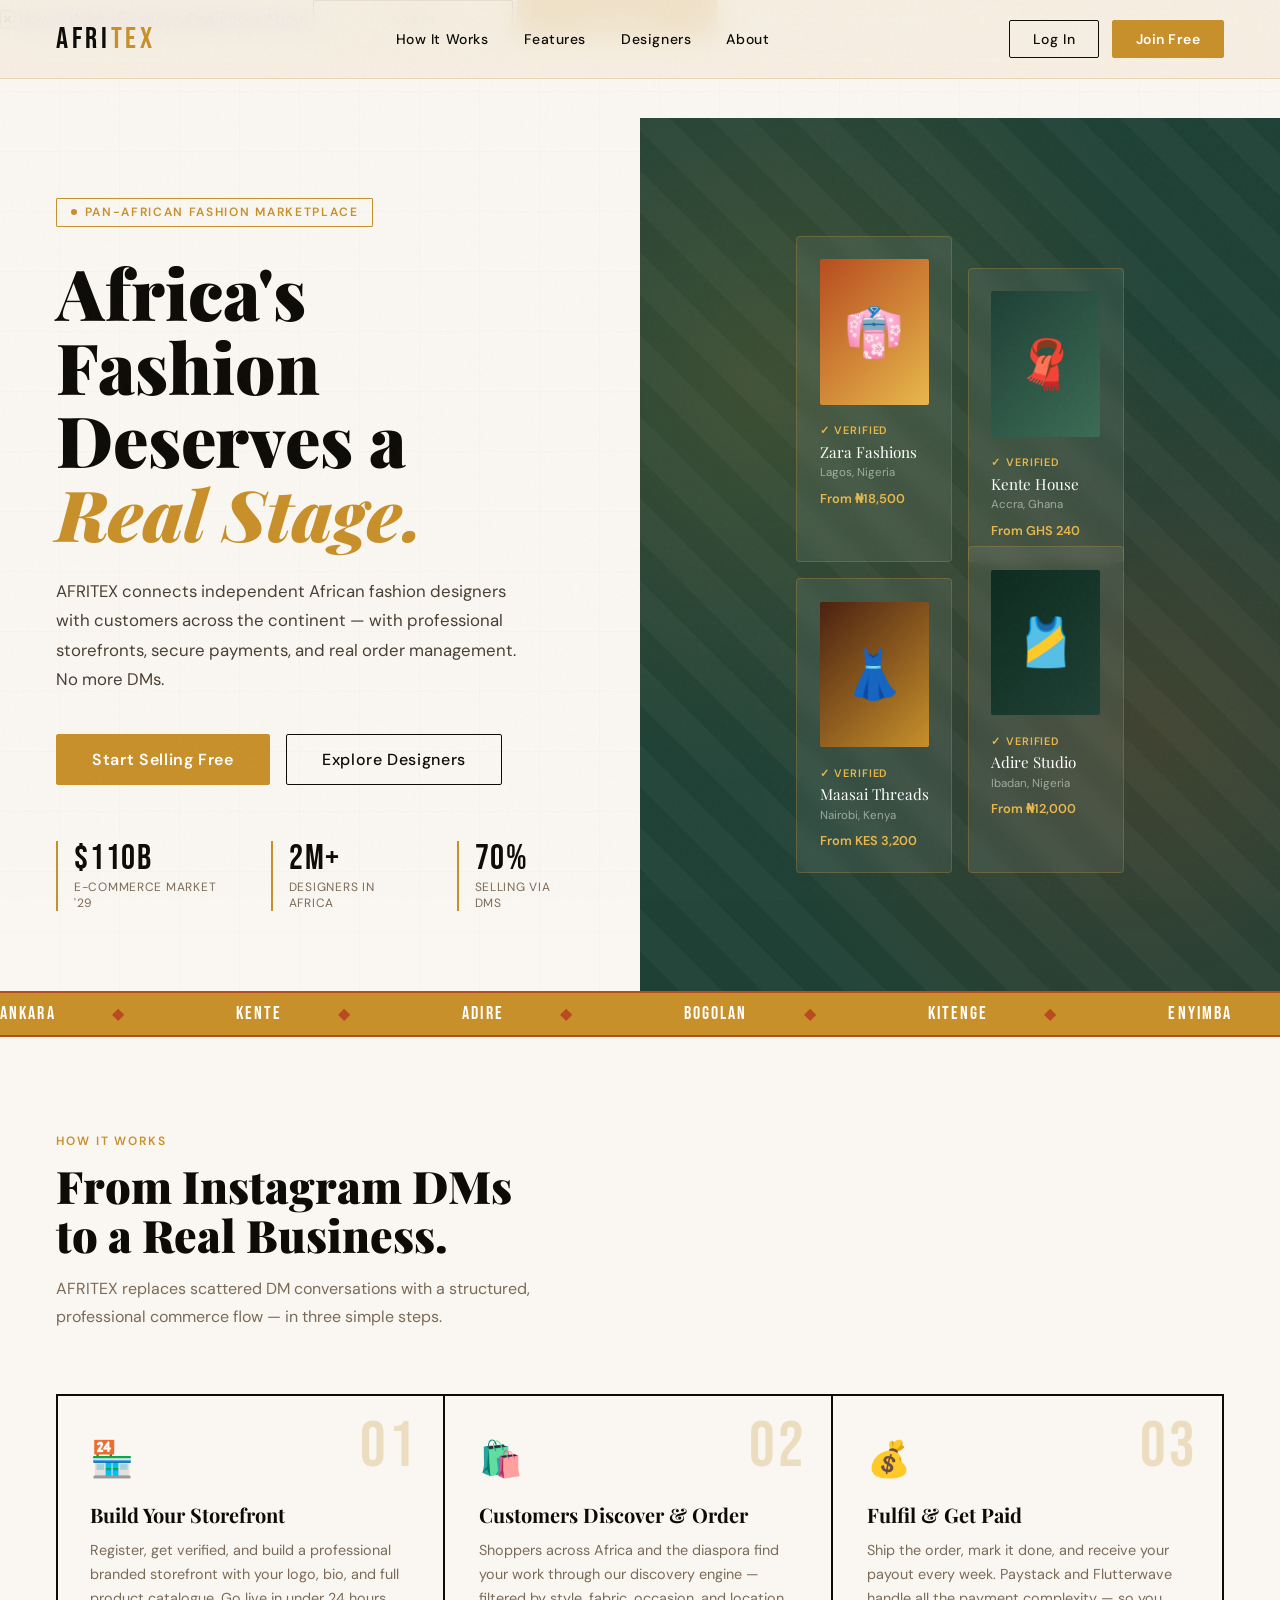
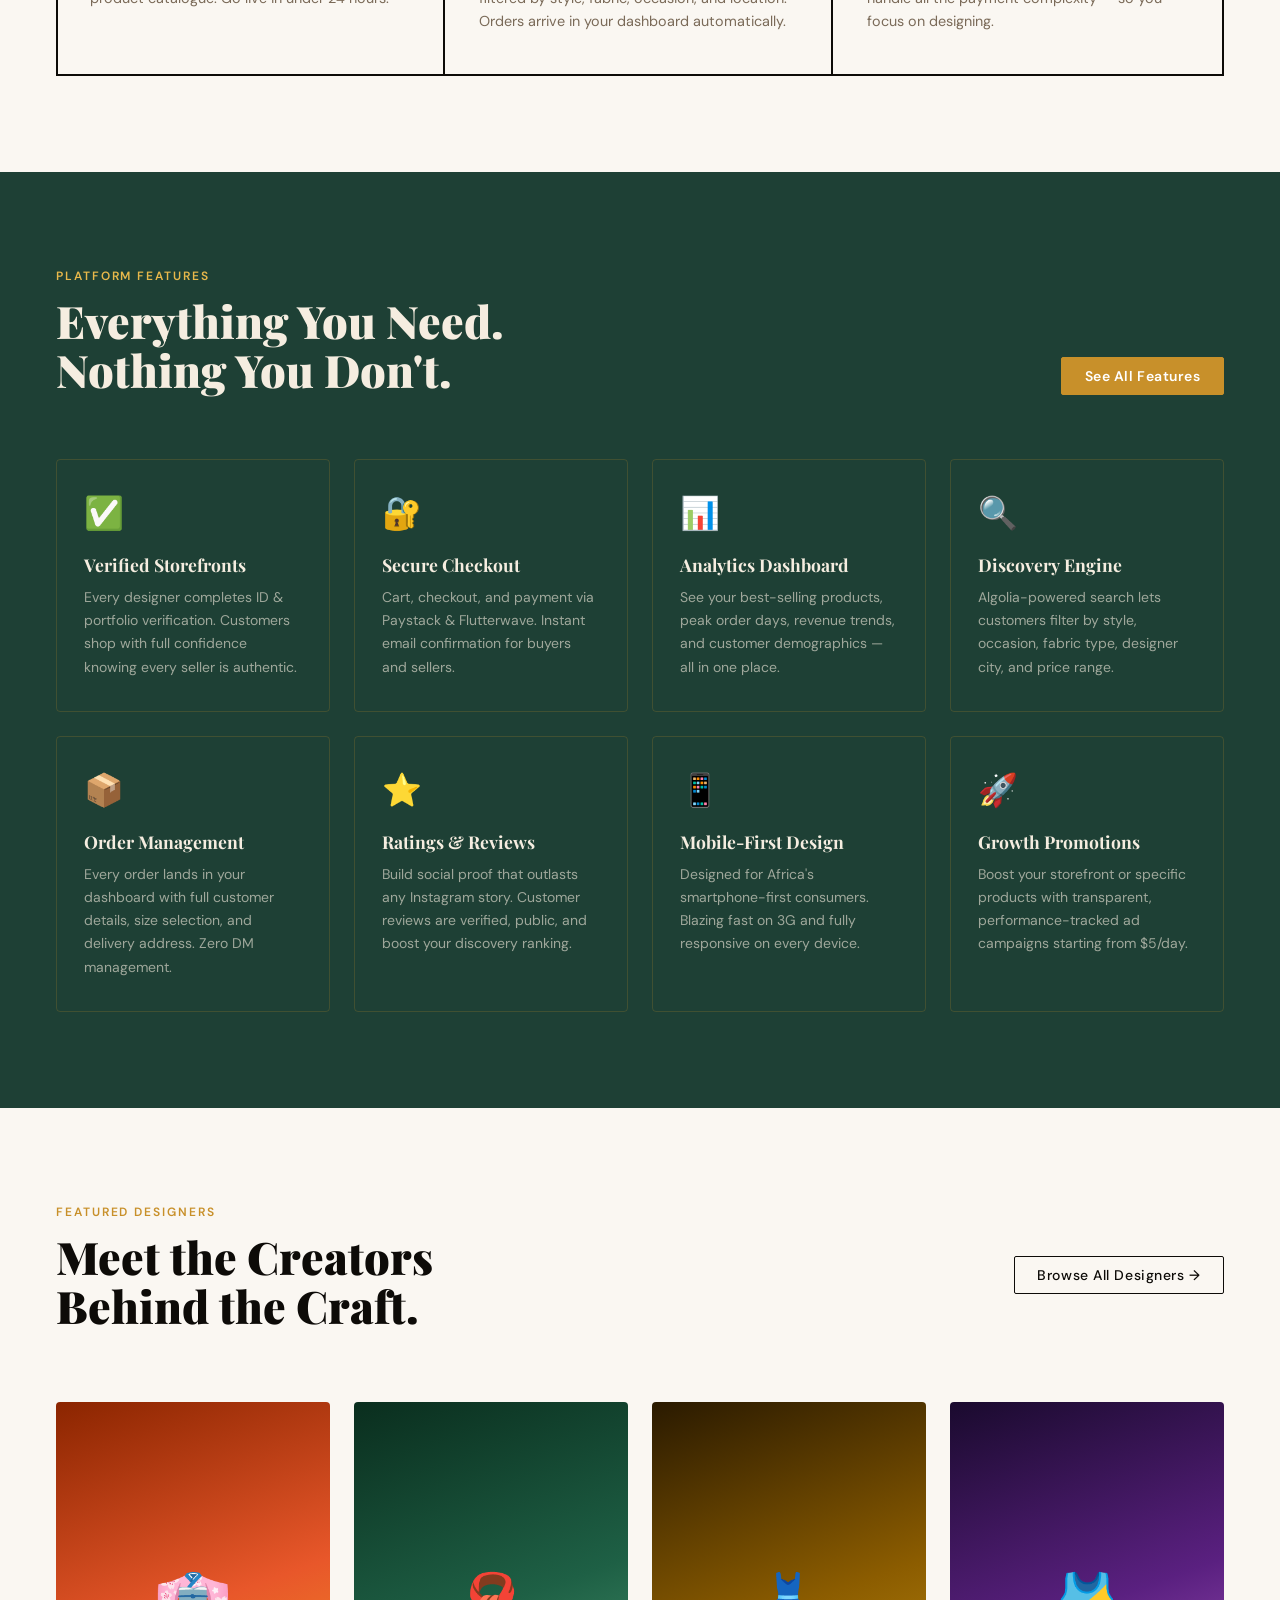
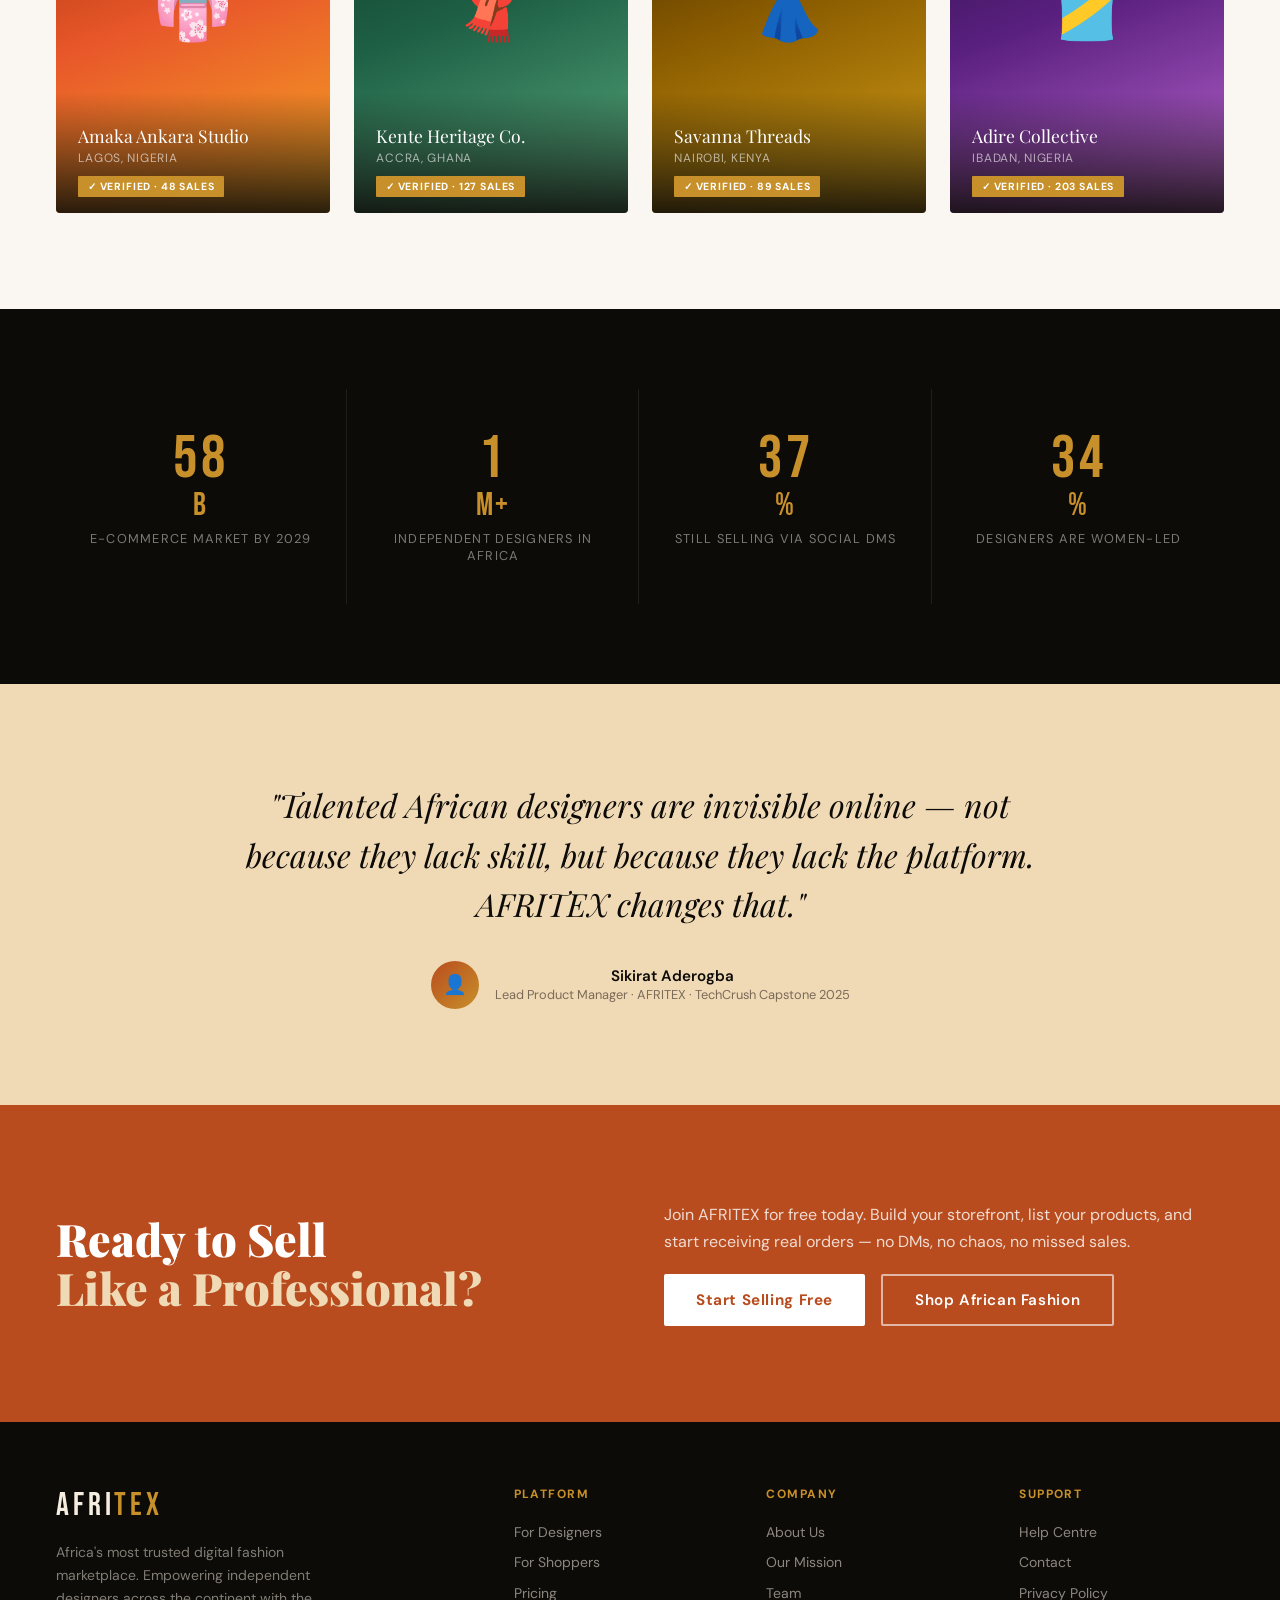
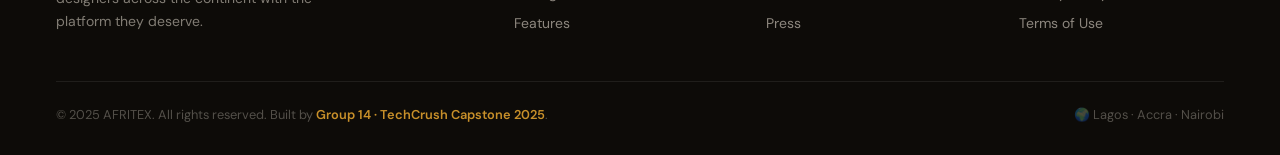
<file: afritex-homepage.html>
<!DOCTYPE html>
<html lang="en">
<head>
  <meta charset="UTF-8" />
  <meta name="viewport" content="width=device-width, initial-scale=1.0"/>
  <title>AFRITEX — African Fashion Marketplace</title>
  <link href="https://fonts.googleapis.com/css2?family=Playfair+Display:ital,wght@0,700;0,900;1,700&family=DM+Sans:wght@300;400;500;600&family=Bebas+Neue&display=swap" rel="stylesheet"/>
  <style>
    /* ─── CSS VARIABLES ─── */
    :root {
      --ink:       #0d0b08;
      --cream:     #f5ede0;
      --warm:      #f0d9b5;
      --gold:      #c8902a;
      --gold-lt:   #e8b84b;
      --rust:      #b84c1e;
      --forest:    #1e4035;
      --sage:      #3a6b55;
      --off-white: #faf7f2;
      --mid:       #7a6a58;
      --border:    rgba(200,144,42,0.25);
    }

    *, *::before, *::after { box-sizing: border-box; margin: 0; padding: 0; }

    html { scroll-behavior: smooth; }

    body {
      font-family: 'DM Sans', sans-serif;
      background: var(--off-white);
      color: var(--ink);
      overflow-x: hidden;
    }

    /* ─── NOISE TEXTURE OVERLAY ─── */
    body::before {
      content: '';
      position: fixed; inset: 0;
      background-image: url("data:image/svg+xml,%3Csvg viewBox='0 0 256 256' xmlns='http://www.w3.org/2000/svg'%3E%3Cfilter id='noise'%3E%3CfeTurbulence type='fractalNoise' baseFrequency='0.9' numOctaves='4' stitchTiles='stitch'/%3E%3C/filter%3E%3Crect width='100%25' height='100%25' filter='url(%23noise)' opacity='0.04'/%3E%3C/svg%3E");
      pointer-events: none; z-index: 9999; opacity: .6;
    }

    /* ─── NAVIGATION ─── */
    nav {
      position: fixed; top: 0; left: 0; right: 0; z-index: 100;
      display: flex; align-items: center; justify-content: space-between;
      padding: 1.25rem 3.5rem;
      background: rgba(245,237,224,0.88);
      backdrop-filter: blur(14px);
      border-bottom: 1px solid var(--border);
      transition: padding .3s;
    }
    nav.scrolled { padding: .85rem 3.5rem; }

    .nav-logo {
      font-family: 'Bebas Neue', sans-serif;
      font-size: 1.9rem;
      letter-spacing: .12em;
      color: var(--ink);
      text-decoration: none;
    }
    .nav-logo span { color: var(--gold); }

    .nav-links { display: flex; gap: 2.2rem; list-style: none; }
    .nav-links a {
      font-size: .875rem; font-weight: 500; letter-spacing: .04em;
      color: var(--ink); text-decoration: none; position: relative;
    }
    .nav-links a::after {
      content: ''; position: absolute; bottom: -3px; left: 0;
      width: 0; height: 1.5px; background: var(--gold);
      transition: width .3s ease;
    }
    .nav-links a:hover::after { width: 100%; }

    .nav-cta {
      display: flex; gap: .85rem; align-items: center;
    }
    .btn-outline {
      padding: .55rem 1.4rem; border: 1.5px solid var(--ink);
      background: transparent; font-family: 'DM Sans', sans-serif;
      font-size: .875rem; font-weight: 500; cursor: pointer;
      letter-spacing: .04em; transition: all .25s;
      color: var(--ink); border-radius: 2px;
    }
    .btn-outline:hover { background: var(--ink); color: var(--cream); }

    .btn-primary {
      padding: .55rem 1.4rem; background: var(--gold);
      border: 1.5px solid var(--gold); font-family: 'DM Sans', sans-serif;
      font-size: .875rem; font-weight: 600; cursor: pointer;
      letter-spacing: .04em; transition: all .25s;
      color: #fff; border-radius: 2px;
    }
    .btn-primary:hover { background: var(--rust); border-color: var(--rust); }

    .hamburger { display: none; flex-direction: column; gap: 5px; cursor: pointer; }
    .hamburger span { display: block; width: 24px; height: 2px; background: var(--ink); transition: all .3s; }

    /* ─── HERO ─── */
    .hero {
      min-height: 100vh;
      display: grid;
      grid-template-columns: 1fr 1fr;
      padding-top: 80px;
      position: relative;
      overflow: hidden;
    }

    .hero::before {
      content: '';
      position: absolute; inset: 0;
      background:
        repeating-linear-gradient(90deg, transparent, transparent 59px, rgba(200,144,42,.07) 60px),
        repeating-linear-gradient(0deg,  transparent, transparent 59px, rgba(200,144,42,.07) 60px);
      pointer-events: none;
    }

    .hero-left {
      display: flex; flex-direction: column; justify-content: center;
      padding: 5rem 4rem 5rem 3.5rem;
      position: relative;
    }

    .hero-badge {
      display: inline-flex; align-items: center; gap: .5rem;
      font-size: .75rem; font-weight: 600; letter-spacing: .14em;
      text-transform: uppercase; color: var(--gold);
      border: 1px solid var(--gold); padding: .35rem .85rem;
      margin-bottom: 1.8rem; width: fit-content; border-radius: 1px;
      opacity: 0; animation: fadeUp .6s .2s forwards;
    }
    .hero-badge::before {
      content: ''; width: 6px; height: 6px;
      background: var(--gold); border-radius: 50%;
    }

    .hero-title {
      font-family: 'Playfair Display', serif;
      font-size: clamp(3rem, 5.5vw, 5.2rem);
      line-height: 1.05;
      font-weight: 900;
      margin-bottom: 1.6rem;
      opacity: 0; animation: fadeUp .7s .35s forwards;
    }
    .hero-title em {
      font-style: italic; color: var(--gold);
      display: block;
    }

    .hero-subtitle {
      font-size: 1.05rem; line-height: 1.75; color: #4a3f33;
      max-width: 480px; margin-bottom: 2.5rem;
      opacity: 0; animation: fadeUp .7s .5s forwards;
    }

    .hero-actions {
      display: flex; gap: 1rem; flex-wrap: wrap; margin-bottom: 3.5rem;
      opacity: 0; animation: fadeUp .7s .65s forwards;
    }
    .hero-actions .btn-primary { padding: .85rem 2.2rem; font-size: 1rem; }
    .hero-actions .btn-outline  { padding: .85rem 2.2rem; font-size: 1rem; }

    .hero-stats {
      display: flex; gap: 2.5rem;
      opacity: 0; animation: fadeUp .7s .8s forwards;
    }
    .stat-item { border-left: 2px solid var(--gold); padding-left: 1rem; }
    .stat-num {
      font-family: 'Bebas Neue', sans-serif;
      font-size: 2.2rem; line-height: 1; color: var(--ink); letter-spacing: .05em;
    }
    .stat-label { font-size: .75rem; color: var(--mid); letter-spacing: .06em; text-transform: uppercase; margin-top: .2rem; }

    .hero-right {
      background: var(--forest);
      position: relative; overflow: hidden;
      display: flex; align-items: center; justify-content: center;
    }

    .hero-right::before {
      content: '';
      position: absolute; inset: 0;
      background-image:
        radial-gradient(circle at 20% 30%, rgba(200,144,42,.18) 0%, transparent 50%),
        radial-gradient(circle at 80% 70%, rgba(184,76,30,.22) 0%, transparent 50%),
        repeating-linear-gradient(45deg, transparent, transparent 28px, rgba(255,255,255,.03) 29px, rgba(255,255,255,.03) 58px);
    }

    .hero-visual {
      position: relative; z-index: 2;
      display: grid;
      grid-template-columns: 1fr 1fr;
      gap: 1rem; padding: 3rem;
      opacity: 0; animation: fadeIn .9s .6s forwards;
    }

    .designer-card {
      background: rgba(255,255,255,.07);
      border: 1px solid rgba(200,144,42,.3);
      border-radius: 4px;
      padding: 1.4rem;
      backdrop-filter: blur(6px);
      transition: transform .3s, background .3s;
    }
    .designer-card:hover { transform: translateY(-4px); background: rgba(255,255,255,.12); }
    .designer-card:nth-child(2) { margin-top: 2rem; }
    .designer-card:nth-child(4) { margin-top: -2rem; }

    .card-img {
      width: 100%; aspect-ratio: 3/4;
      border-radius: 2px; margin-bottom: .85rem;
      position: relative; overflow: hidden;
    }
    .card-img-bg {
      width: 100%; height: 100%;
      display: flex; align-items: center; justify-content: center;
      font-size: 3rem;
    }
    .card-img-bg.a { background: linear-gradient(135deg, #b84c1e 0%, #e8b84b 100%); }
    .card-img-bg.b { background: linear-gradient(135deg, #1e4035 0%, #3a6b55 100%); }
    .card-img-bg.c { background: linear-gradient(135deg, #4a2010 0%, #c8902a 100%); }
    .card-img-bg.d { background: linear-gradient(135deg, #0d2a1e 0%, #1e4035 100%); }

    .card-verified {
      display: inline-flex; align-items: center; gap: .3rem;
      font-size: .68rem; font-weight: 600; letter-spacing: .08em;
      color: var(--gold-lt); text-transform: uppercase; margin-bottom: .3rem;
    }
    .card-verified::before { content: '✓'; color: var(--gold-lt); }

    .card-name {
      font-family: 'Playfair Display', serif;
      font-size: .95rem; color: #fff; margin-bottom: .2rem;
    }
    .card-loc { font-size: .72rem; color: rgba(255,255,255,.5); }
    .card-price { margin-top: .6rem; font-size: .8rem; color: var(--gold-lt); font-weight: 600; }

    /* ─── TICKER ─── */
    .ticker-wrap {
      background: var(--gold); overflow: hidden;
      padding: .65rem 0; border-top: 2px solid var(--rust);
      border-bottom: 2px solid var(--rust);
    }
    .ticker-track {
      display: flex; gap: 3.5rem; white-space: nowrap;
      animation: ticker 28s linear infinite;
    }
    .ticker-item {
      font-family: 'Bebas Neue', sans-serif;
      font-size: 1.1rem; letter-spacing: .12em; color: #fff;
      flex-shrink: 0;
    }
    .ticker-dot { color: var(--rust); margin-right: 3.5rem; }

    /* ─── SECTIONS ─── */
    .section { padding: 6rem 3.5rem; }
    .section-label {
      font-size: .75rem; font-weight: 600; letter-spacing: .16em;
      text-transform: uppercase; color: var(--gold); margin-bottom: .75rem;
    }
    .section-title {
      font-family: 'Playfair Display', serif;
      font-size: clamp(2rem, 3.5vw, 3rem);
      font-weight: 900; line-height: 1.1; margin-bottom: 1rem;
    }
    .section-sub {
      font-size: 1rem; color: var(--mid);
      max-width: 540px; line-height: 1.7;
    }

    /* ─── HOW IT WORKS ─── */
    .how-grid {
      display: grid; grid-template-columns: repeat(3, 1fr);
      gap: 2px; margin-top: 4rem; border: 2px solid var(--ink);
    }
    .how-step {
      padding: 2.5rem 2rem; border-right: 2px solid var(--ink);
      position: relative; transition: background .3s;
    }
    .how-step:last-child { border-right: none; }
    .how-step:hover { background: var(--warm); }

    .step-num {
      font-family: 'Bebas Neue', sans-serif;
      font-size: 4rem; line-height: 1; color: var(--border);
      position: absolute; top: 1.2rem; right: 1.5rem; letter-spacing: .05em;
    }
    .step-icon { font-size: 2.2rem; margin-bottom: 1.2rem; }
    .step-title {
      font-family: 'Playfair Display', serif;
      font-size: 1.25rem; font-weight: 700; margin-bottom: .7rem;
    }
    .step-desc { font-size: .9rem; color: var(--mid); line-height: 1.65; }

    /* ─── FEATURES ─── */
    .features { background: var(--forest); color: var(--cream); padding: 6rem 3.5rem; }
    .feat-header { display: flex; justify-content: space-between; align-items: flex-end; margin-bottom: 4rem; flex-wrap: wrap; gap: 1.5rem; }
    .features .section-label { color: var(--gold-lt); }
    .features .section-title { color: var(--cream); margin-bottom: 0; }

    .feat-grid {
      display: grid; grid-template-columns: repeat(4, 1fr); gap: 1.5rem;
    }
    .feat-card {
      border: 1px solid rgba(200,144,42,.2);
      padding: 2rem 1.7rem; border-radius: 4px;
      transition: all .3s; position: relative; overflow: hidden;
    }
    .feat-card::before {
      content: ''; position: absolute; bottom: 0; left: 0; right: 0;
      height: 2px; background: var(--gold);
      transform: scaleX(0); transform-origin: left; transition: transform .35s ease;
    }
    .feat-card:hover { background: rgba(200,144,42,.08); }
    .feat-card:hover::before { transform: scaleX(1); }

    .feat-icon { font-size: 2rem; margin-bottom: 1.2rem; }
    .feat-title {
      font-family: 'Playfair Display', serif;
      font-size: 1.1rem; font-weight: 700; color: var(--cream); margin-bottom: .65rem;
    }
    .feat-desc { font-size: .875rem; color: rgba(245,237,224,.6); line-height: 1.65; }

    /* ─── DESIGNER SHOWCASE ─── */
    .showcase { padding: 6rem 3.5rem; }
    .showcase-header { display: flex; justify-content: space-between; align-items: center; margin-bottom: 3.5rem; flex-wrap: wrap; gap: 1rem; }

    .designers-grid {
      display: grid; grid-template-columns: repeat(4, 1fr); gap: 1.5rem;
    }
    .designer-tile {
      position: relative; overflow: hidden;
      border-radius: 4px; cursor: pointer; aspect-ratio: 2/3;
    }
    .designer-tile-bg {
      width: 100%; height: 100%;
      display: flex; align-items: center; justify-content: center;
      font-size: 4rem; transition: transform .4s ease;
    }
    .designer-tile:hover .designer-tile-bg { transform: scale(1.05); }

    .dt-a { background: linear-gradient(160deg, #8b2500 0%, #e8572a 50%, #f7a823 100%); }
    .dt-b { background: linear-gradient(160deg, #0a2e1e 0%, #1e6045 50%, #5aab7f 100%); }
    .dt-c { background: linear-gradient(160deg, #2a1a00 0%, #8b5c00 50%, #d4a017 100%); }
    .dt-d { background: linear-gradient(160deg, #1a0a2e 0%, #5a2080 50%, #c06ad4 100%); }

    .designer-tile-overlay {
      position: absolute; bottom: 0; left: 0; right: 0;
      padding: 2rem 1.4rem 1.4rem;
      background: linear-gradient(to top, rgba(13,11,8,.92) 0%, transparent 100%);
      transform: translateY(6px); transition: transform .3s;
    }
    .designer-tile:hover .designer-tile-overlay { transform: translateY(0); }
    .dt-name { font-family: 'Playfair Display', serif; color: #fff; font-size: 1.1rem; margin-bottom: .2rem; }
    .dt-city { font-size: .75rem; color: rgba(255,255,255,.6); letter-spacing: .06em; text-transform: uppercase; }
    .dt-badge {
      display: inline-flex; align-items: center; gap: .3rem;
      background: var(--gold); color: #fff;
      font-size: .65rem; font-weight: 700; letter-spacing: .08em;
      text-transform: uppercase; padding: .25rem .6rem;
      border-radius: 1px; margin-top: .6rem;
    }

    /* ─── STATS BANNER ─── */
    .stats-banner {
      background: var(--ink); padding: 5rem 3.5rem;
      display: grid; grid-template-columns: repeat(4, 1fr); gap: 2px;
    }
    .banner-stat {
      padding: 2.5rem 2rem; border-right: 1px solid rgba(255,255,255,.08);
      text-align: center;
    }
    .banner-stat:last-child { border-right: none; }
    .banner-num {
      font-family: 'Bebas Neue', sans-serif;
      font-size: 3.8rem; letter-spacing: .06em;
      color: var(--gold); display: block; line-height: 1;
    }
    .banner-label {
      font-size: .8rem; color: rgba(255,255,255,.45);
      text-transform: uppercase; letter-spacing: .1em; margin-top: .5rem;
    }

    /* ─── TESTIMONIAL ─── */
    .testimonial { padding: 6rem 3.5rem; background: var(--warm); }
    .test-inner { max-width: 820px; margin: 0 auto; text-align: center; }
    .test-quote {
      font-family: 'Playfair Display', serif;
      font-size: clamp(1.4rem, 2.5vw, 2rem);
      font-style: italic; line-height: 1.55; color: var(--ink); margin-bottom: 2rem;
    }
    .test-author { display: flex; align-items: center; justify-content: center; gap: 1rem; }
    .test-avatar {
      width: 48px; height: 48px; border-radius: 50%;
      background: linear-gradient(135deg, var(--rust), var(--gold));
      display: flex; align-items: center; justify-content: center; font-size: 1.2rem;
    }
    .test-name { font-weight: 600; font-size: .95rem; }
    .test-role { font-size: .8rem; color: var(--mid); }

    /* ─── CTA ─── */
    .cta-section {
      background: var(--rust); padding: 6rem 3.5rem;
      display: grid; grid-template-columns: 1fr 1fr; gap: 3rem; align-items: center;
    }
    .cta-title {
      font-family: 'Playfair Display', serif;
      font-size: clamp(2rem, 3.5vw, 3rem); color: #fff; font-weight: 900; line-height: 1.1;
    }
    .cta-title span { display: block; color: var(--warm); }
    .cta-right { display: flex; flex-direction: column; gap: 1.2rem; }
    .cta-desc { font-size: 1rem; color: rgba(255,255,255,.8); line-height: 1.7; }
    .cta-actions { display: flex; gap: 1rem; flex-wrap: wrap; }
    .btn-white {
      padding: .85rem 2rem; background: #fff; border: none;
      font-family: 'DM Sans', sans-serif; font-size: .95rem; font-weight: 700;
      cursor: pointer; color: var(--rust); letter-spacing: .04em;
      transition: all .25s; border-radius: 2px;
    }
    .btn-white:hover { background: var(--cream); transform: translateY(-2px); }
    .btn-ghost-white {
      padding: .85rem 2rem; background: transparent;
      border: 2px solid rgba(255,255,255,.6); font-family: 'DM Sans', sans-serif;
      font-size: .95rem; font-weight: 600; cursor: pointer;
      color: #fff; letter-spacing: .04em; transition: all .25s; border-radius: 2px;
    }
    .btn-ghost-white:hover { border-color: #fff; background: rgba(255,255,255,.1); }

    /* ─── FOOTER ─── */
    footer { background: var(--ink); color: var(--cream); padding: 4rem 3.5rem 2rem; }
    .footer-grid {
      display: grid; grid-template-columns: 2fr 1fr 1fr 1fr;
      gap: 3rem; margin-bottom: 3rem;
    }
    .footer-brand .nav-logo { color: var(--cream); font-size: 2rem; display: block; margin-bottom: 1rem; }
    .footer-brand p { font-size: .875rem; color: rgba(245,237,224,.5); line-height: 1.65; max-width: 280px; }
    .footer-col h4 {
      font-size: .75rem; font-weight: 700; letter-spacing: .12em;
      text-transform: uppercase; color: var(--gold); margin-bottom: 1.2rem;
    }
    .footer-col ul { list-style: none; display: flex; flex-direction: column; gap: .6rem; }
    .footer-col a { font-size: .875rem; color: rgba(245,237,224,.55); text-decoration: none; transition: color .2s; }
    .footer-col a:hover { color: var(--cream); }
    .footer-bottom {
      border-top: 1px solid rgba(255,255,255,.08); padding-top: 1.5rem;
      display: flex; justify-content: space-between; align-items: center;
      flex-wrap: wrap; gap: .5rem; font-size: .8rem; color: rgba(245,237,224,.3);
    }
    .footer-bottom strong { color: var(--gold); font-weight: 600; }

    /* ─── ANIMATIONS ─── */
    @keyframes fadeUp {
      from { opacity: 0; transform: translateY(22px); }
      to   { opacity: 1; transform: translateY(0); }
    }
    @keyframes fadeIn {
      from { opacity: 0; }
      to   { opacity: 1; }
    }
    @keyframes ticker {
      from { transform: translateX(0); }
      to   { transform: translateX(-50%); }
    }

    .reveal {
      opacity: 0; transform: translateY(30px);
      transition: opacity .65s ease, transform .65s ease;
    }
    .reveal.visible { opacity: 1; transform: translateY(0); }

    /* ─── RESPONSIVE ─── */
    @media (max-width: 1024px) {
      .hero { grid-template-columns: 1fr; }
      .hero-right { display: none; }
      .feat-grid { grid-template-columns: repeat(2, 1fr); }
      .designers-grid { grid-template-columns: repeat(2, 1fr); }
      .stats-banner { grid-template-columns: repeat(2, 1fr); }
      .cta-section { grid-template-columns: 1fr; }
      .footer-grid { grid-template-columns: 1fr 1fr; }
      .how-grid { grid-template-columns: 1fr; }
      .how-step { border-right: none; border-bottom: 2px solid var(--ink); }
      .how-step:last-child { border-bottom: none; }
    }
    @media (max-width: 768px) {
      nav { padding: 1rem 1.5rem; }
      nav.scrolled { padding: .75rem 1.5rem; }
      .nav-links { display: none; }
      .nav-cta { display: none; }
      .hamburger { display: flex; }
      .mobile-menu {
        position: fixed; top: 0; left: 0; right: 0; bottom: 0;
        background: var(--cream); z-index: 200;
        display: flex; flex-direction: column; align-items: center; justify-content: center;
        gap: 2rem; opacity: 0; pointer-events: none; transition: opacity .3s;
      }
      .mobile-menu.open { opacity: 1; pointer-events: all; }
      .mobile-menu a { font-size: 1.5rem; font-family: 'Playfair Display', serif; font-weight: 700; color: var(--ink); text-decoration: none; }
      .mobile-close { position: absolute; top: 1.5rem; right: 1.5rem; font-size: 1.5rem; cursor: pointer; background: none; border: none; color: var(--ink); }
      .section, .features, .showcase, .testimonial, .cta-section { padding: 4rem 1.5rem; }
      .stats-banner { padding: 3rem 1.5rem; grid-template-columns: 1fr 1fr; }
      footer { padding: 3rem 1.5rem 1.5rem; }
      .footer-grid { grid-template-columns: 1fr; }
      .feat-grid { grid-template-columns: 1fr; }
      .designers-grid { grid-template-columns: 1fr 1fr; }
    }
  </style>
</head>
<body>

  <!-- MOBILE MENU -->
  <div class="mobile-menu" id="mobileMenu">
    <button class="mobile-close" onclick="closeMobileMenu()">✕</button>
    <a href="#how">How It Works</a>
    <a href="#features">Features</a>
    <a href="#designers">Designers</a>
    <a href="#about">About</a>
    <button class="btn-outline" style="width:200px">Log In</button>
    <button class="btn-primary" style="width:200px">Join Free</button>
  </div>

  <!-- NAV -->
  <nav id="navbar">
    <a class="nav-logo" href="#">AFRI<span>TEX</span></a>
    <ul class="nav-links">
      <li><a href="#how">How It Works</a></li>
      <li><a href="#features">Features</a></li>
      <li><a href="#designers">Designers</a></li>
      <li><a href="#about">About</a></li>
    </ul>
    <div class="nav-cta">
      <button class="btn-outline">Log In</button>
      <button class="btn-primary">Join Free</button>
    </div>
    <div class="hamburger" onclick="openMobileMenu()">
      <span></span><span></span><span></span>
    </div>
  </nav>

  <!-- HERO -->
  <section class="hero">
    <div class="hero-left">
      <div class="hero-badge">Pan-African Fashion Marketplace</div>
      <h1 class="hero-title">
        Africa's Fashion<br/>Deserves a
        <em>Real Stage.</em>
      </h1>
      <p class="hero-subtitle">
        AFRITEX connects independent African fashion designers with customers across the continent — with professional storefronts, secure payments, and real order management. No more DMs.
      </p>
      <div class="hero-actions">
        <button class="btn-primary">Start Selling Free</button>
        <button class="btn-outline">Explore Designers</button>
      </div>
      <div class="hero-stats">
        <div class="stat-item">
          <div class="stat-num">$110B</div>
          <div class="stat-label">E-Commerce Market '29</div>
        </div>
        <div class="stat-item">
          <div class="stat-num">2M+</div>
          <div class="stat-label">Designers in Africa</div>
        </div>
        <div class="stat-item">
          <div class="stat-num">70%</div>
          <div class="stat-label">Selling via DMs</div>
        </div>
      </div>
    </div>

    <div class="hero-right">
      <div class="hero-visual">
        <div class="designer-card">
          <div class="card-img"><div class="card-img-bg a">👘</div></div>
          <div class="card-verified">Verified</div>
          <div class="card-name">Zara Fashions</div>
          <div class="card-loc">Lagos, Nigeria</div>
          <div class="card-price">From ₦18,500</div>
        </div>
        <div class="designer-card">
          <div class="card-img"><div class="card-img-bg b">🧣</div></div>
          <div class="card-verified">Verified</div>
          <div class="card-name">Kente House</div>
          <div class="card-loc">Accra, Ghana</div>
          <div class="card-price">From GHS 240</div>
        </div>
        <div class="designer-card">
          <div class="card-img"><div class="card-img-bg c">👗</div></div>
          <div class="card-verified">Verified</div>
          <div class="card-name">Maasai Threads</div>
          <div class="card-loc">Nairobi, Kenya</div>
          <div class="card-price">From KES 3,200</div>
        </div>
        <div class="designer-card">
          <div class="card-img"><div class="card-img-bg d">🎽</div></div>
          <div class="card-verified">Verified</div>
          <div class="card-name">Adire Studio</div>
          <div class="card-loc">Ibadan, Nigeria</div>
          <div class="card-price">From ₦12,000</div>
        </div>
      </div>
    </div>
  </section>

  <!-- TICKER -->
  <div class="ticker-wrap">
    <div class="ticker-track" id="tickerTrack">
      <span class="ticker-item">ANKARA</span><span class="ticker-dot">◆</span>
      <span class="ticker-item">KENTE</span><span class="ticker-dot">◆</span>
      <span class="ticker-item">ADIRE</span><span class="ticker-dot">◆</span>
      <span class="ticker-item">BOGOLAN</span><span class="ticker-dot">◆</span>
      <span class="ticker-item">KITENGE</span><span class="ticker-dot">◆</span>
      <span class="ticker-item">ENYIMBA</span><span class="ticker-dot">◆</span>
      <span class="ticker-item">SHWESHWE</span><span class="ticker-dot">◆</span>
      <span class="ticker-item">NDOP</span><span class="ticker-dot">◆</span>
      <span class="ticker-item">ASO-OKE</span><span class="ticker-dot">◆</span>
      <span class="ticker-item">ANKARA</span><span class="ticker-dot">◆</span>
      <span class="ticker-item">KENTE</span><span class="ticker-dot">◆</span>
      <span class="ticker-item">ADIRE</span><span class="ticker-dot">◆</span>
      <span class="ticker-item">BOGOLAN</span><span class="ticker-dot">◆</span>
      <span class="ticker-item">KITENGE</span><span class="ticker-dot">◆</span>
      <span class="ticker-item">ENYIMBA</span><span class="ticker-dot">◆</span>
      <span class="ticker-item">SHWESHWE</span><span class="ticker-dot">◆</span>
      <span class="ticker-item">NDOP</span><span class="ticker-dot">◆</span>
      <span class="ticker-item">ASO-OKE</span><span class="ticker-dot">◆</span>
    </div>
  </div>

  <!-- HOW IT WORKS -->
  <section class="section" id="how">
    <div class="section-label reveal">How It Works</div>
    <h2 class="section-title reveal">From Instagram DMs<br/>to a Real Business.</h2>
    <p class="section-sub reveal">AFRITEX replaces scattered DM conversations with a structured, professional commerce flow — in three simple steps.</p>
    <div class="how-grid reveal">
      <div class="how-step">
        <div class="step-num">01</div>
        <div class="step-icon">🏪</div>
        <h3 class="step-title">Build Your Storefront</h3>
        <p class="step-desc">Register, get verified, and build a professional branded storefront with your logo, bio, and full product catalogue. Go live in under 24 hours.</p>
      </div>
      <div class="how-step">
        <div class="step-num">02</div>
        <div class="step-icon">🛍️</div>
        <h3 class="step-title">Customers Discover & Order</h3>
        <p class="step-desc">Shoppers across Africa and the diaspora find your work through our discovery engine — filtered by style, fabric, occasion, and location. Orders arrive in your dashboard automatically.</p>
      </div>
      <div class="how-step">
        <div class="step-num">03</div>
        <div class="step-icon">💰</div>
        <h3 class="step-title">Fulfil & Get Paid</h3>
        <p class="step-desc">Ship the order, mark it done, and receive your payout every week. Paystack and Flutterwave handle all the payment complexity — so you focus on designing.</p>
      </div>
    </div>
  </section>

  <!-- FEATURES -->
  <section class="features" id="features">
    <div class="feat-header">
      <div>
        <div class="section-label reveal">Platform Features</div>
        <h2 class="section-title reveal">Everything You Need.<br/>Nothing You Don't.</h2>
      </div>
      <button class="btn-primary reveal" style="white-space:nowrap">See All Features</button>
    </div>
    <div class="feat-grid">
      <div class="feat-card reveal">
        <div class="feat-icon">✅</div>
        <h3 class="feat-title">Verified Storefronts</h3>
        <p class="feat-desc">Every designer completes ID & portfolio verification. Customers shop with full confidence knowing every seller is authentic.</p>
      </div>
      <div class="feat-card reveal">
        <div class="feat-icon">🔐</div>
        <h3 class="feat-title">Secure Checkout</h3>
        <p class="feat-desc">Cart, checkout, and payment via Paystack & Flutterwave. Instant email confirmation for buyers and sellers.</p>
      </div>
      <div class="feat-card reveal">
        <div class="feat-icon">📊</div>
        <h3 class="feat-title">Analytics Dashboard</h3>
        <p class="feat-desc">See your best-selling products, peak order days, revenue trends, and customer demographics — all in one place.</p>
      </div>
      <div class="feat-card reveal">
        <div class="feat-icon">🔍</div>
        <h3 class="feat-title">Discovery Engine</h3>
        <p class="feat-desc">Algolia-powered search lets customers filter by style, occasion, fabric type, designer city, and price range.</p>
      </div>
      <div class="feat-card reveal">
        <div class="feat-icon">📦</div>
        <h3 class="feat-title">Order Management</h3>
        <p class="feat-desc">Every order lands in your dashboard with full customer details, size selection, and delivery address. Zero DM management.</p>
      </div>
      <div class="feat-card reveal">
        <div class="feat-icon">⭐</div>
        <h3 class="feat-title">Ratings & Reviews</h3>
        <p class="feat-desc">Build social proof that outlasts any Instagram story. Customer reviews are verified, public, and boost your discovery ranking.</p>
      </div>
      <div class="feat-card reveal">
        <div class="feat-icon">📱</div>
        <h3 class="feat-title">Mobile-First Design</h3>
        <p class="feat-desc">Designed for Africa's smartphone-first consumers. Blazing fast on 3G and fully responsive on every device.</p>
      </div>
      <div class="feat-card reveal">
        <div class="feat-icon">🚀</div>
        <h3 class="feat-title">Growth Promotions</h3>
        <p class="feat-desc">Boost your storefront or specific products with transparent, performance-tracked ad campaigns starting from $5/day.</p>
      </div>
    </div>
  </section>

  <!-- DESIGNERS SHOWCASE -->
  <section class="showcase" id="designers">
    <div class="showcase-header reveal">
      <div>
        <div class="section-label">Featured Designers</div>
        <h2 class="section-title">Meet the Creators<br/>Behind the Craft.</h2>
      </div>
      <button class="btn-outline">Browse All Designers →</button>
    </div>
    <div class="designers-grid">
      <div class="designer-tile reveal">
        <div class="designer-tile-bg dt-a">👘</div>
        <div class="designer-tile-overlay">
          <div class="dt-name">Amaka Ankara Studio</div>
          <div class="dt-city">Lagos, Nigeria</div>
          <span class="dt-badge">✓ Verified · 48 Sales</span>
        </div>
      </div>
      <div class="designer-tile reveal">
        <div class="designer-tile-bg dt-b">🧣</div>
        <div class="designer-tile-overlay">
          <div class="dt-name">Kente Heritage Co.</div>
          <div class="dt-city">Accra, Ghana</div>
          <span class="dt-badge">✓ Verified · 127 Sales</span>
        </div>
      </div>
      <div class="designer-tile reveal">
        <div class="designer-tile-bg dt-c">👗</div>
        <div class="designer-tile-overlay">
          <div class="dt-name">Savanna Threads</div>
          <div class="dt-city">Nairobi, Kenya</div>
          <span class="dt-badge">✓ Verified · 89 Sales</span>
        </div>
      </div>
      <div class="designer-tile reveal">
        <div class="designer-tile-bg dt-d">🎽</div>
        <div class="designer-tile-overlay">
          <div class="dt-name">Adire Collective</div>
          <div class="dt-city">Ibadan, Nigeria</div>
          <span class="dt-badge">✓ Verified · 203 Sales</span>
        </div>
      </div>
    </div>
  </section>

  <!-- STATS BANNER -->
  <div class="stats-banner">
    <div class="banner-stat reveal">
      <span class="banner-num" data-target="110">0</span><span class="banner-num" style="font-size:2rem">B</span>
      <div class="banner-label">E-Commerce Market by 2029</div>
    </div>
    <div class="banner-stat reveal">
      <span class="banner-num" data-target="2">0</span><span class="banner-num" style="font-size:2rem">M+</span>
      <div class="banner-label">Independent Designers in Africa</div>
    </div>
    <div class="banner-stat reveal">
      <span class="banner-num" data-target="70">0</span><span class="banner-num" style="font-size:2rem">%</span>
      <div class="banner-label">Still Selling via Social DMs</div>
    </div>
    <div class="banner-stat reveal">
      <span class="banner-num" data-target="65">0</span><span class="banner-num" style="font-size:2rem">%</span>
      <div class="banner-label">Designers Are Women-Led</div>
    </div>
  </div>

  <!-- TESTIMONIAL -->
  <section class="testimonial" id="about">
    <div class="test-inner reveal">
      <p class="test-quote">
        "Talented African designers are invisible online — not because they lack skill, but because they lack the platform. AFRITEX changes that."
      </p>
      <div class="test-author">
        <div class="test-avatar">👤</div>
        <div>
          <div class="test-name">Sikirat Aderogba</div>
          <div class="test-role">Lead Product Manager · AFRITEX · TechCrush Capstone 2025</div>
        </div>
      </div>
    </div>
  </section>

  <!-- CTA -->
  <section class="cta-section">
    <div class="reveal">
      <h2 class="cta-title">
        Ready to Sell<br/>
        <span>Like a Professional?</span>
      </h2>
    </div>
    <div class="cta-right reveal">
      <p class="cta-desc">
        Join AFRITEX for free today. Build your storefront, list your products, and start receiving real orders — no DMs, no chaos, no missed sales.
      </p>
      <div class="cta-actions">
        <button class="btn-white">Start Selling Free</button>
        <button class="btn-ghost-white">Shop African Fashion</button>
      </div>
    </div>
  </section>

  <!-- FOOTER -->
  <footer>
    <div class="footer-grid">
      <div class="footer-brand">
        <a class="nav-logo" href="#">AFRI<span>TEX</span></a>
        <p>Africa's most trusted digital fashion marketplace. Empowering independent designers across the continent with the platform they deserve.</p>
      </div>
      <div class="footer-col">
        <h4>Platform</h4>
        <ul>
          <li><a href="#">For Designers</a></li>
          <li><a href="#">For Shoppers</a></li>
          <li><a href="#">Pricing</a></li>
          <li><a href="#">Features</a></li>
        </ul>
      </div>
      <div class="footer-col">
        <h4>Company</h4>
        <ul>
          <li><a href="#">About Us</a></li>
          <li><a href="#">Our Mission</a></li>
          <li><a href="#">Team</a></li>
          <li><a href="#">Press</a></li>
        </ul>
      </div>
      <div class="footer-col">
        <h4>Support</h4>
        <ul>
          <li><a href="#">Help Centre</a></li>
          <li><a href="#">Contact</a></li>
          <li><a href="#">Privacy Policy</a></li>
          <li><a href="#">Terms of Use</a></li>
        </ul>
      </div>
    </div>
    <div class="footer-bottom">
      <span>© 2025 AFRITEX. All rights reserved. Built by <strong>Group 14 · TechCrush Capstone 2025</strong>.</span>
      <span>🌍 Lagos · Accra · Nairobi</span>
    </div>
  </footer>

  <script>
    // ─── NAVBAR SCROLL ───
    const navbar = document.getElementById('navbar');
    window.addEventListener('scroll', () => {
      navbar.classList.toggle('scrolled', window.scrollY > 60);
    });

    // ─── MOBILE MENU ───
    function openMobileMenu()  { document.getElementById('mobileMenu').classList.add('open'); }
    function closeMobileMenu() { document.getElementById('mobileMenu').classList.remove('open'); }
    document.querySelectorAll('.mobile-menu a').forEach(a => a.addEventListener('click', closeMobileMenu));

    // ─── SCROLL REVEAL ───
    const observer = new IntersectionObserver((entries) => {
      entries.forEach((e, i) => {
        if (e.isIntersecting) {
          setTimeout(() => e.target.classList.add('visible'), i * 80);
          observer.unobserve(e.target);
        }
      });
    }, { threshold: 0.12 });

    document.querySelectorAll('.reveal').forEach(el => observer.observe(el));

    // ─── COUNTER ANIMATION ───
    const counterObserver = new IntersectionObserver((entries) => {
      entries.forEach(entry => {
        if (!entry.isIntersecting) return;
        const el = entry.target;
        const target = +el.dataset.target;
        let current = 0;
        const step = target / 60;
        const timer = setInterval(() => {
          current = Math.min(current + step, target);
          el.textContent = Math.floor(current);
          if (current >= target) clearInterval(timer);
        }, 22);
        counterObserver.unobserve(el);
      });
    }, { threshold: 0.5 });

    document.querySelectorAll('[data-target]').forEach(el => counterObserver.observe(el));

    // ─── SMOOTH HOVER ON CARDS ───
    document.querySelectorAll('.feat-card, .designer-card, .how-step').forEach(card => {
      card.addEventListener('mouseenter', () => { card.style.transition = 'all .25s ease'; });
    });
  </script>
  <script src="afritex.js"></script>
</body>
</html>
</file>
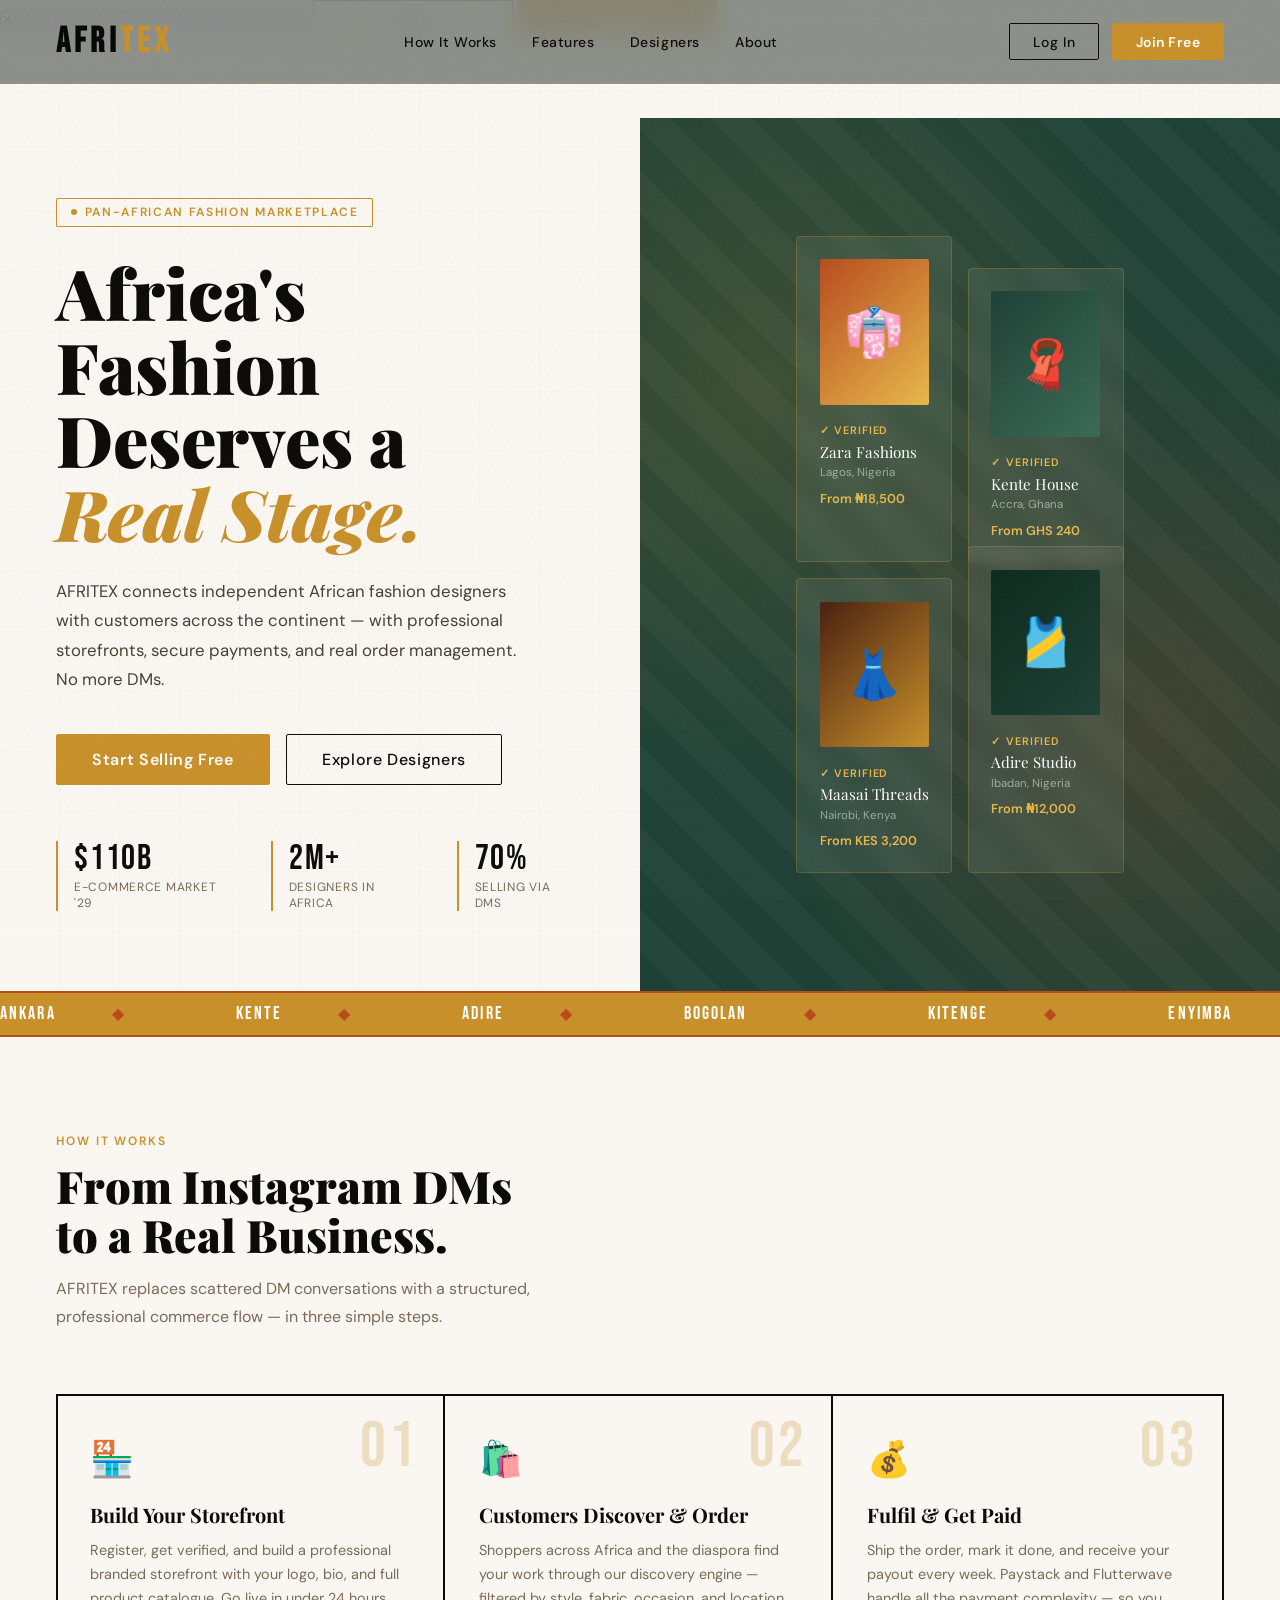
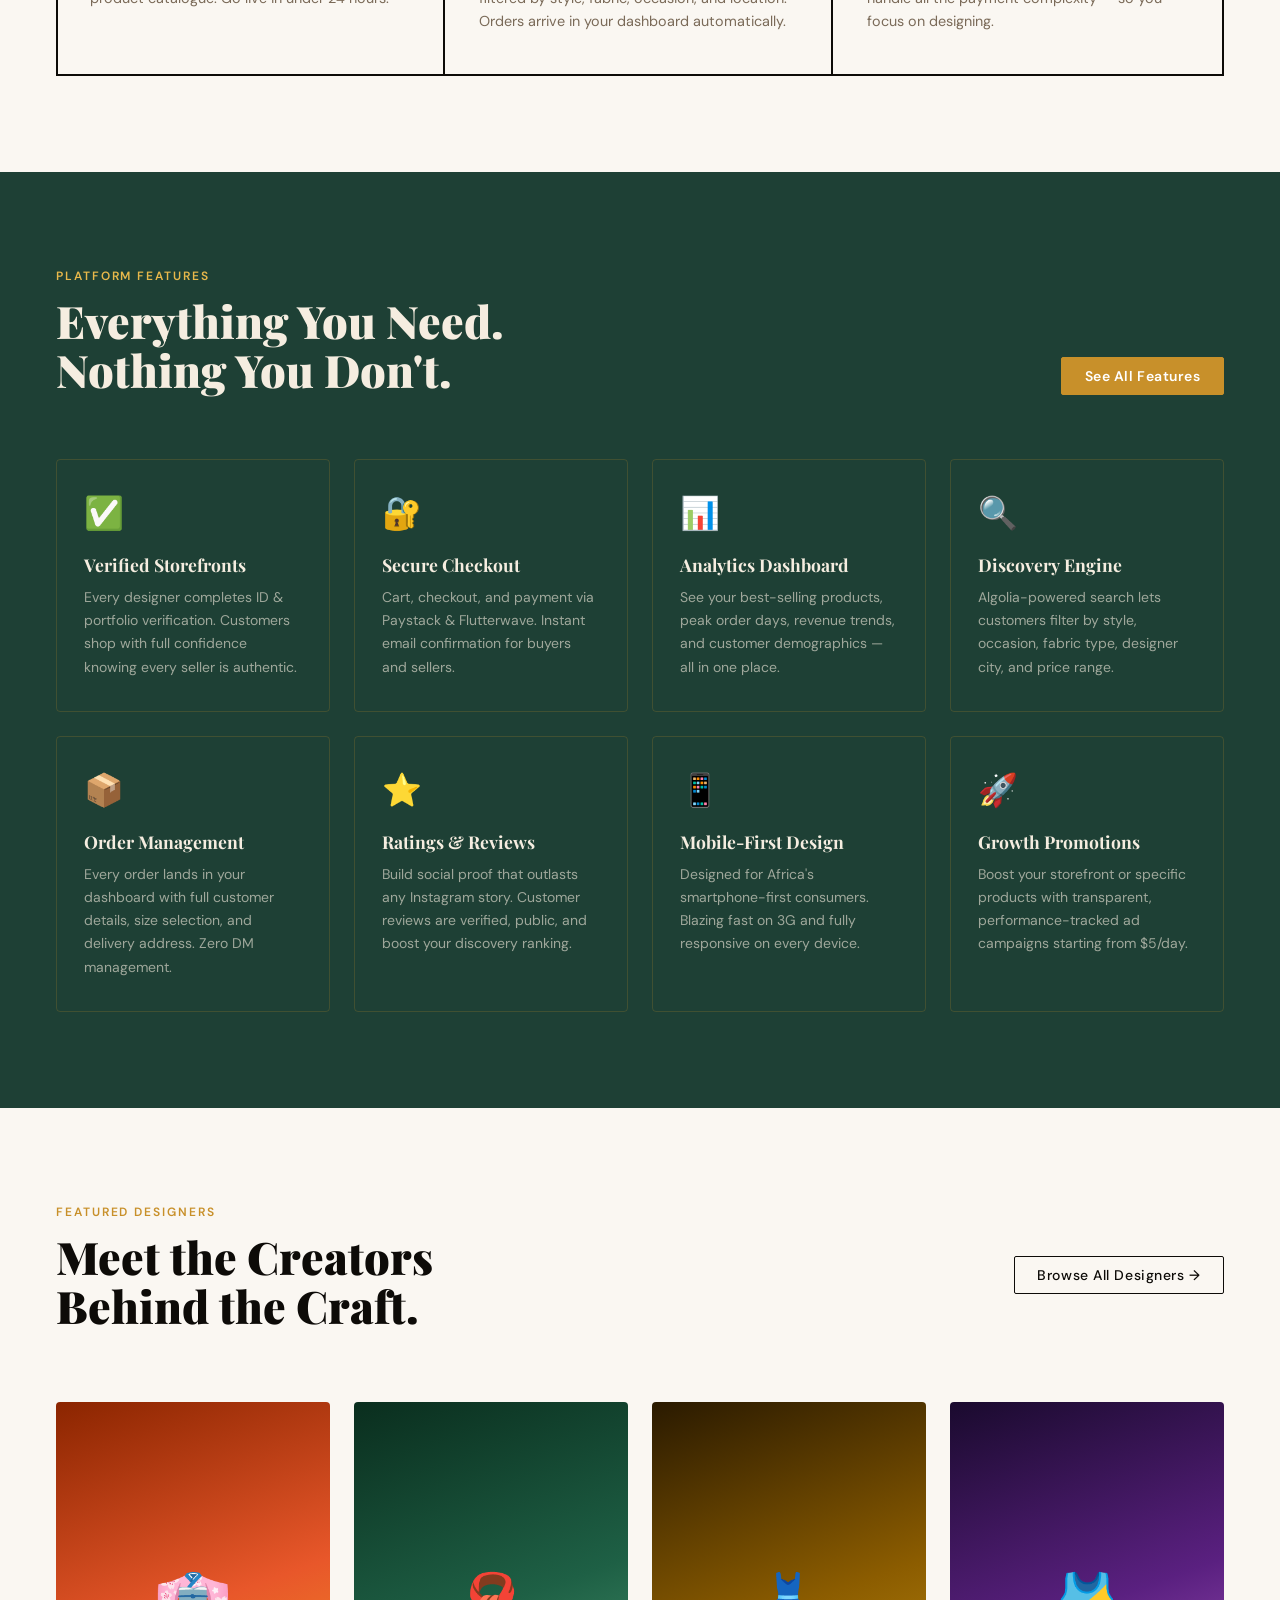
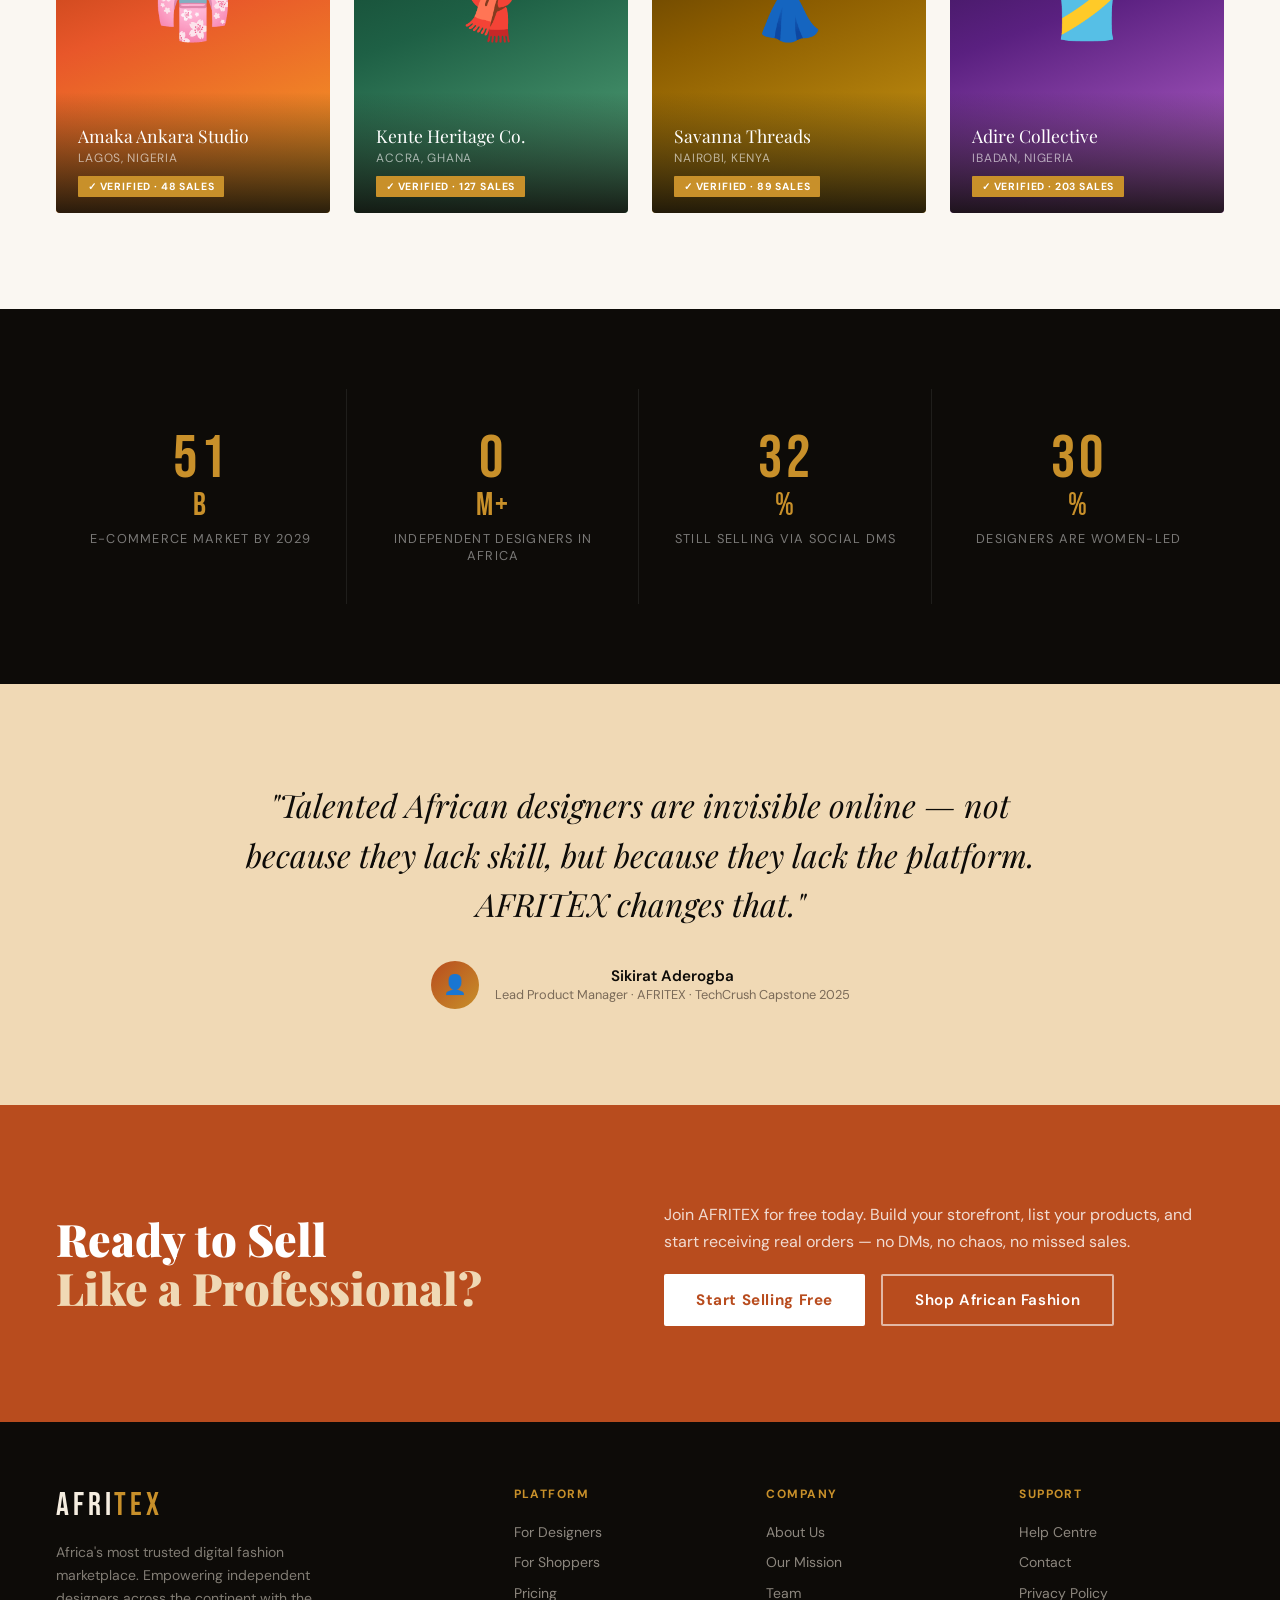
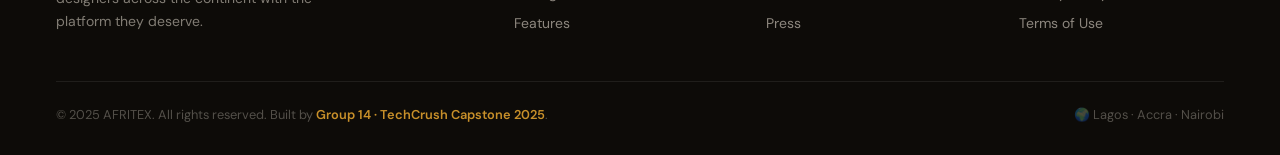
<file: afritex-index.html>
<!DOCTYPE html>
<html lang="en">
<head>
  <meta charset="UTF-8" />
  <meta name="viewport" content="width=device-width, initial-scale=1.0"/>
  <title>AFRITEX — African Fashion Marketplace</title>
  <link href="https://fonts.googleapis.com/css2?family=Playfair+Display:ital,wght@0,700;0,900;1,700&family=DM+Sans:wght@300;400;500;600&family=Bebas+Neue&display=swap" rel="stylesheet"/>
  <link rel="stylesheet" href="afritex-styles.css"/>
</head>
<body>

  <!-- MOBILE MENU -->
  <div class="mobile-menu" id="mobileMenu">
    <button class="mobile-close" onclick="closeMobileMenu()">✕</button>
    <a href="#how">How It Works</a>
    <a href="#features">Features</a>
    <a href="#designers">Designers</a>
    <a href="#about">About</a>
    <button class="btn-outline" style="width:200px">Log In</button>
    <button class="btn-primary" style="width:200px">Join Free</button>
  </div>

  <!-- NAV -->
  <nav id="navbar">
    <a class="nav-logo" href="#" style="font-size: 2.2rem; font-weight: 700; color: #050705;">AFRI<span>TEX</span></a>
    <ul class="nav-links">
      <li><a href="#how">How It Works</a></li>
      <li><a href="#features">Features</a></li>
      <li><a href="#designers">Designers</a></li>
      <li><a href="#about">About</a></li>
    </ul>
    <div class="nav-cta">
      <button class="btn-outline">Log In</button>
      <button class="btn-primary">Join Free</button>
    </div>
    <div class="hamburger" onclick="openMobileMenu()">
      <span></span><span></span><span></span>
    </div>
  </nav>

  <!-- HERO -->
  <section class="hero">
    <div class="hero-left">
      <div class="hero-badge">Pan-African Fashion Marketplace</div>
      <h1 class="hero-title">
        Africa's Fashion<br/>Deserves a
        <em>Real Stage.</em>
      </h1>
      <p class="hero-subtitle">
        AFRITEX connects independent African fashion designers with customers across the continent — with professional storefronts, secure payments, and real order management. No more DMs.
      </p>
      <div class="hero-actions">
        <button class="btn-primary">Start Selling Free</button>
        <button class="btn-outline">Explore Designers</button>
      </div>
      <div class="hero-stats">
        <div class="stat-item">
          <div class="stat-num">$110B</div>
          <div class="stat-label">E-Commerce Market '29</div>
        </div>
        <div class="stat-item">
          <div class="stat-num">2M+</div>
          <div class="stat-label">Designers in Africa</div>
        </div>
        <div class="stat-item">
          <div class="stat-num">70%</div>
          <div class="stat-label">Selling via DMs</div>
        </div>
      </div>
    </div>

    <div class="hero-right">
      <div class="hero-visual">
        <div class="designer-card">
          <div class="card-img"><div class="card-img-bg a">👘</div></div>
          <div class="card-verified">Verified</div>
          <div class="card-name">Zara Fashions</div>
          <div class="card-loc">Lagos, Nigeria</div>
          <div class="card-price">From ₦18,500</div>
        </div>
        <div class="designer-card">
          <div class="card-img"><div class="card-img-bg b">🧣</div></div>
          <div class="card-verified">Verified</div>
          <div class="card-name">Kente House</div>
          <div class="card-loc">Accra, Ghana</div>
          <div class="card-price">From GHS 240</div>
        </div>
        <div class="designer-card">
          <div class="card-img"><div class="card-img-bg c">👗</div></div>
          <div class="card-verified">Verified</div>
          <div class="card-name">Maasai Threads</div>
          <div class="card-loc">Nairobi, Kenya</div>
          <div class="card-price">From KES 3,200</div>
        </div>
        <div class="designer-card">
          <div class="card-img"><div class="card-img-bg d">🎽</div></div>
          <div class="card-verified">Verified</div>
          <div class="card-name">Adire Studio</div>
          <div class="card-loc">Ibadan, Nigeria</div>
          <div class="card-price">From ₦12,000</div>
        </div>
      </div>
    </div>
  </section>

  <!-- TICKER -->
  <div class="ticker-wrap">
    <div class="ticker-track" id="tickerTrack">
      <span class="ticker-item">ANKARA</span><span class="ticker-dot">◆</span>
      <span class="ticker-item">KENTE</span><span class="ticker-dot">◆</span>
      <span class="ticker-item">ADIRE</span><span class="ticker-dot">◆</span>
      <span class="ticker-item">BOGOLAN</span><span class="ticker-dot">◆</span>
      <span class="ticker-item">KITENGE</span><span class="ticker-dot">◆</span>
      <span class="ticker-item">ENYIMBA</span><span class="ticker-dot">◆</span>
      <span class="ticker-item">SHWESHWE</span><span class="ticker-dot">◆</span>
      <span class="ticker-item">NDOP</span><span class="ticker-dot">◆</span>
      <span class="ticker-item">ASO-OKE</span><span class="ticker-dot">◆</span>
      <span class="ticker-item">ANKARA</span><span class="ticker-dot">◆</span>
      <span class="ticker-item">KENTE</span><span class="ticker-dot">◆</span>
      <span class="ticker-item">ADIRE</span><span class="ticker-dot">◆</span>
      <span class="ticker-item">BOGOLAN</span><span class="ticker-dot">◆</span>
      <span class="ticker-item">KITENGE</span><span class="ticker-dot">◆</span>
      <span class="ticker-item">ENYIMBA</span><span class="ticker-dot">◆</span>
      <span class="ticker-item">SHWESHWE</span><span class="ticker-dot">◆</span>
      <span class="ticker-item">NDOP</span><span class="ticker-dot">◆</span>
      <span class="ticker-item">ASO-OKE</span><span class="ticker-dot">◆</span>
    </div>
  </div>

  <!-- HOW IT WORKS -->
  <section class="section" id="how">
    <div class="section-label reveal">How It Works</div>
    <h2 class="section-title reveal">From Instagram DMs<br/>to a Real Business.</h2>
    <p class="section-sub reveal">AFRITEX replaces scattered DM conversations with a structured, professional commerce flow — in three simple steps.</p>
    <div class="how-grid reveal">
      <div class="how-step">
        <div class="step-num">01</div>
        <div class="step-icon">🏪</div>
        <h3 class="step-title">Build Your Storefront</h3>
        <p class="step-desc">Register, get verified, and build a professional branded storefront with your logo, bio, and full product catalogue. Go live in under 24 hours.</p>
      </div>
      <div class="how-step">
        <div class="step-num">02</div>
        <div class="step-icon">🛍️</div>
        <h3 class="step-title">Customers Discover & Order</h3>
        <p class="step-desc">Shoppers across Africa and the diaspora find your work through our discovery engine — filtered by style, fabric, occasion, and location. Orders arrive in your dashboard automatically.</p>
      </div>
      <div class="how-step">
        <div class="step-num">03</div>
        <div class="step-icon">💰</div>
        <h3 class="step-title">Fulfil & Get Paid</h3>
        <p class="step-desc">Ship the order, mark it done, and receive your payout every week. Paystack and Flutterwave handle all the payment complexity — so you focus on designing.</p>
      </div>
    </div>
  </section>

  <!-- FEATURES -->
  <section class="features" id="features">
    <div class="feat-header">
      <div>
        <div class="section-label reveal">Platform Features</div>
        <h2 class="section-title reveal">Everything You Need.<br/>Nothing You Don't.</h2>
      </div>
      <button class="btn-primary reveal" style="white-space:nowrap">See All Features</button>
    </div>
    <div class="feat-grid">
      <div class="feat-card reveal">
        <div class="feat-icon">✅</div>
        <h3 class="feat-title">Verified Storefronts</h3>
        <p class="feat-desc">Every designer completes ID & portfolio verification. Customers shop with full confidence knowing every seller is authentic.</p>
      </div>
      <div class="feat-card reveal">
        <div class="feat-icon">🔐</div>
        <h3 class="feat-title">Secure Checkout</h3>
        <p class="feat-desc">Cart, checkout, and payment via Paystack & Flutterwave. Instant email confirmation for buyers and sellers.</p>
      </div>
      <div class="feat-card reveal">
        <div class="feat-icon">📊</div>
        <h3 class="feat-title">Analytics Dashboard</h3>
        <p class="feat-desc">See your best-selling products, peak order days, revenue trends, and customer demographics — all in one place.</p>
      </div>
      <div class="feat-card reveal">
        <div class="feat-icon">🔍</div>
        <h3 class="feat-title">Discovery Engine</h3>
        <p class="feat-desc">Algolia-powered search lets customers filter by style, occasion, fabric type, designer city, and price range.</p>
      </div>
      <div class="feat-card reveal">
        <div class="feat-icon">📦</div>
        <h3 class="feat-title">Order Management</h3>
        <p class="feat-desc">Every order lands in your dashboard with full customer details, size selection, and delivery address. Zero DM management.</p>
      </div>
      <div class="feat-card reveal">
        <div class="feat-icon">⭐</div>
        <h3 class="feat-title">Ratings & Reviews</h3>
        <p class="feat-desc">Build social proof that outlasts any Instagram story. Customer reviews are verified, public, and boost your discovery ranking.</p>
      </div>
      <div class="feat-card reveal">
        <div class="feat-icon">📱</div>
        <h3 class="feat-title">Mobile-First Design</h3>
        <p class="feat-desc">Designed for Africa's smartphone-first consumers. Blazing fast on 3G and fully responsive on every device.</p>
      </div>
      <div class="feat-card reveal">
        <div class="feat-icon">🚀</div>
        <h3 class="feat-title">Growth Promotions</h3>
        <p class="feat-desc">Boost your storefront or specific products with transparent, performance-tracked ad campaigns starting from $5/day.</p>
      </div>
    </div>
  </section>

  <!-- DESIGNERS SHOWCASE -->
  <section class="showcase" id="designers">
    <div class="showcase-header reveal">
      <div>
        <div class="section-label">Featured Designers</div>
        <h2 class="section-title">Meet the Creators<br/>Behind the Craft.</h2>
      </div>
      <button class="btn-outline">Browse All Designers →</button>
    </div>
    <div class="designers-grid">
      <div class="designer-tile reveal">
        <div class="designer-tile-bg dt-a">👘</div>
        <div class="designer-tile-overlay">
          <div class="dt-name">Amaka Ankara Studio</div>
          <div class="dt-city">Lagos, Nigeria</div>
          <span class="dt-badge">✓ Verified · 48 Sales</span>
        </div>
      </div>
      <div class="designer-tile reveal">
        <div class="designer-tile-bg dt-b">🧣</div>
        <div class="designer-tile-overlay">
          <div class="dt-name">Kente Heritage Co.</div>
          <div class="dt-city">Accra, Ghana</div>
          <span class="dt-badge">✓ Verified · 127 Sales</span>
        </div>
      </div>
      <div class="designer-tile reveal">
        <div class="designer-tile-bg dt-c">👗</div>
        <div class="designer-tile-overlay">
          <div class="dt-name">Savanna Threads</div>
          <div class="dt-city">Nairobi, Kenya</div>
          <span class="dt-badge">✓ Verified · 89 Sales</span>
        </div>
      </div>
      <div class="designer-tile reveal">
        <div class="designer-tile-bg dt-d">🎽</div>
        <div class="designer-tile-overlay">
          <div class="dt-name">Adire Collective</div>
          <div class="dt-city">Ibadan, Nigeria</div>
          <span class="dt-badge">✓ Verified · 203 Sales</span>
        </div>
      </div>
    </div>
  </section>

  <!-- STATS BANNER -->
  <div class="stats-banner">
    <div class="banner-stat reveal">
      <span class="banner-num" data-target="110">0</span><span class="banner-num" style="font-size:2rem">B</span>
      <div class="banner-label">E-Commerce Market by 2029</div>
    </div>
    <div class="banner-stat reveal">
      <span class="banner-num" data-target="2">0</span><span class="banner-num" style="font-size:2rem">M+</span>
      <div class="banner-label">Independent Designers in Africa</div>
    </div>
    <div class="banner-stat reveal">
      <span class="banner-num" data-target="70">0</span><span class="banner-num" style="font-size:2rem">%</span>
      <div class="banner-label">Still Selling via Social DMs</div>
    </div>
    <div class="banner-stat reveal">
      <span class="banner-num" data-target="65">0</span><span class="banner-num" style="font-size:2rem">%</span>
      <div class="banner-label">Designers Are Women-Led</div>
    </div>
  </div>

  <!-- TESTIMONIAL -->
  <section class="testimonial" id="about">
    <div class="test-inner reveal">
      <p class="test-quote">
        "Talented African designers are invisible online — not because they lack skill, but because they lack the platform. AFRITEX changes that."
      </p>
      <div class="test-author">
        <div class="test-avatar">👤</div>
        <div>
          <div class="test-name">Sikirat Aderogba</div>
          <div class="test-role">Lead Product Manager · AFRITEX · TechCrush Capstone 2025</div>
        </div>
      </div>
    </div>
  </section>

  <!-- CTA -->
  <section class="cta-section">
    <div class="reveal">
      <h2 class="cta-title">
        Ready to Sell<br/>
        <span>Like a Professional?</span>
      </h2>
    </div>
    <div class="cta-right reveal">
      <p class="cta-desc">
        Join AFRITEX for free today. Build your storefront, list your products, and start receiving real orders — no DMs, no chaos, no missed sales.
      </p>
      <div class="cta-actions">
        <button class="btn-white">Start Selling Free</button>
        <button class="btn-ghost-white">Shop African Fashion</button>
      </div>
    </div>
  </section>

  <!-- FOOTER -->
  <footer>
    <div class="footer-grid">
      <div class="footer-brand">
        <a class="nav-logo" href="#">AFRI<span>TEX</span></a>
        <p>Africa's most trusted digital fashion marketplace. Empowering independent designers across the continent with the platform they deserve.</p>
      </div>
      <div class="footer-col">
        <h4>Platform</h4>
        <ul>
          <li><a href="#">For Designers</a></li>
          <li><a href="#">For Shoppers</a></li>
          <li><a href="#">Pricing</a></li>
          <li><a href="#">Features</a></li>
        </ul>
      </div>
      <div class="footer-col">
        <h4>Company</h4>
        <ul>
          <li><a href="#">About Us</a></li>
          <li><a href="#">Our Mission</a></li>
          <li><a href="#">Team</a></li>
          <li><a href="#">Press</a></li>
        </ul>
      </div>
      <div class="footer-col">
        <h4>Support</h4>
        <ul>
          <li><a href="#">Help Centre</a></li>
          <li><a href="#">Contact</a></li>
          <li><a href="#">Privacy Policy</a></li>
          <li><a href="#">Terms of Use</a></li>
        </ul>
      </div>
    </div>
    <div class="footer-bottom">
      <span>© 2025 AFRITEX. All rights reserved. Built by <strong>Group 14 · TechCrush Capstone 2025</strong>.</span>
      <span>🌍 Lagos · Accra · Nairobi</span>
    </div>
  </footer>

  <script src="afritex-script.js"></script>
</body>
</html>
</file>
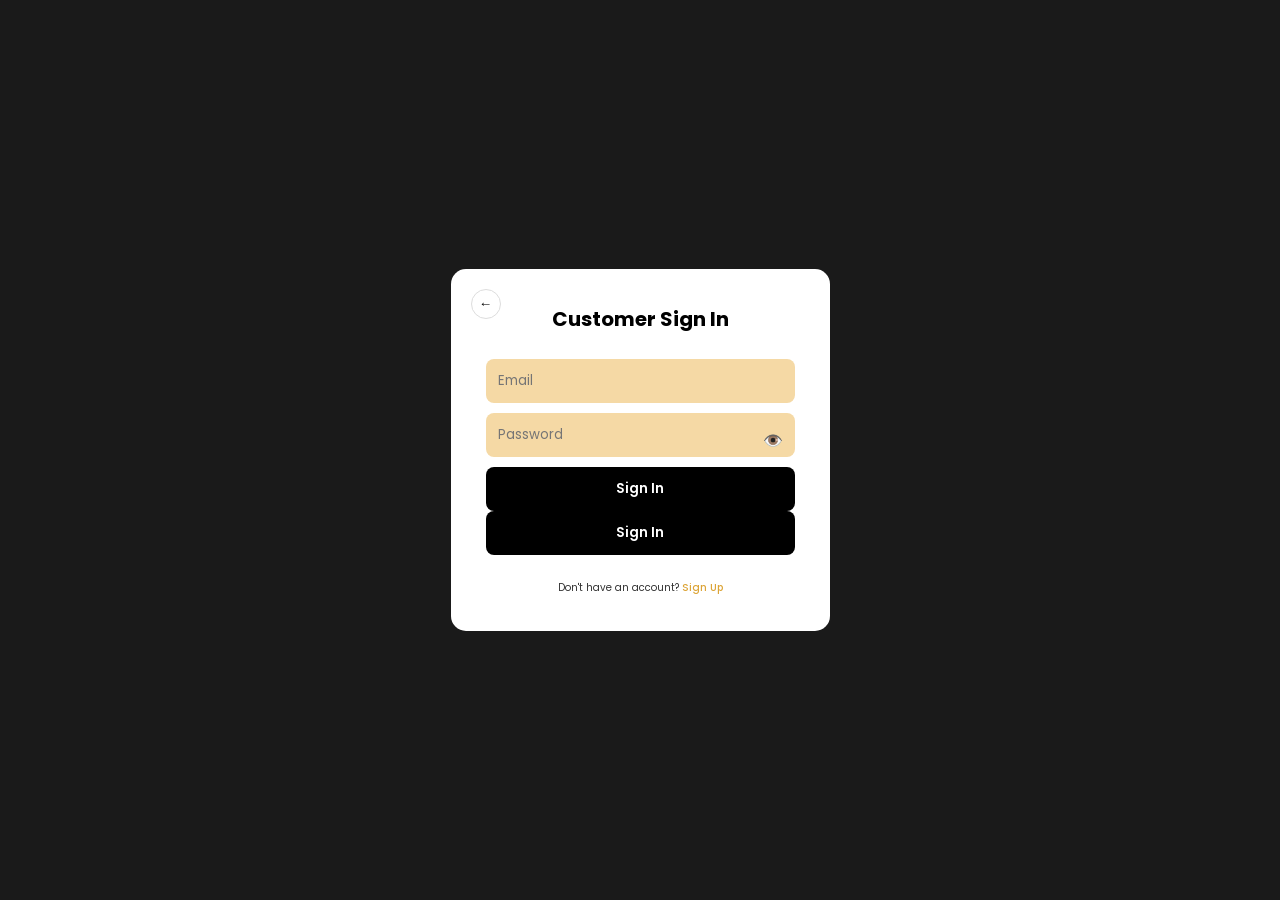
<file: pages/customersignin.html>
<!DOCTYPE html>
<html lang="en">
<head>
    <meta charset="UTF-8">
    <meta name="viewport" content="width=device-width, initial-scale=1.0">
    <title>Afritex | Customer Sign In</title>
    <link rel="stylesheet" href="../styles/customersignin.css">
    <link href="https://fonts.googleapis.com/css2?family=Poppins:wght@300;400;600&display=swap" rel="stylesheet">
</head>
<body>
    <div class="container">
        <div class="form-card">
            <button class="back-arrow" onclick="history.back()">←</button>
            <h2>Customer Sign In</h2>

            <form id="signinForm">
                <input type="email" id="email" placeholder="Email" required>
                <div class="password-wrapper">
                    <input type="password" id="password" placeholder="Password" required>
                    <span class="toggle-password" data-target="password">👁️</span>
                </div>
            <button type="submit" class="signin-btn">Sign In</button>

            <a href="pages/customerdashboard.html"><button type="submit" class="signin-btn">Sign In</button></a>

            </form>

            <p class="footer-text">Don't have an account? <a href="../pages/customersignup.html">Sign Up</a></p>
        </div>
    </div>

    <script src="../scripts/customersignin.js"></script>
</body>
</html>
</file>
<file: afritex-styles.css>
/* ─── CSS VARIABLES ─── */
:root {
  --ink:       #0d0b08;
  --cream:     #f5ede0;
  --warm:      #f0d9b5;
  --gold:      #c8902a;
  --gold-lt:   #e8b84b;
  --rust:      #b84c1e;
  --forest:    #1e4035;
  --sage:      #3a6b55;
  --off-white: #faf7f2;
  --mid:       #7a6a58;
  --border:    rgba(200,144,42,0.25);
}

*, *::before, *::after { box-sizing: border-box; margin: 0; padding: 0; }

html { scroll-behavior: smooth; }

body {
  font-family: 'DM Sans', sans-serif;
  background: var(--off-white);
  color: var(--ink);
  overflow-x: hidden;
}

/* ─── NOISE TEXTURE OVERLAY ─── */
body::before {
  content: '';
  position: fixed; inset: 0;
  background-image: url("data:image/svg+xml,%3Csvg viewBox='0 0 256 256' xmlns='http://www.w3.org/2000/svg'%3E%3Cfilter id='noise'%3E%3CfeTurbulence type='fractalNoise' baseFrequency='0.9' numOctaves='4' stitchTiles='stitch'/%3E%3C/filter%3E%3Crect width='100%25' height='100%25' filter='url(%23noise)' opacity='0.04'/%3E%3C/svg%3E");
  pointer-events: none; z-index: 9999; opacity: .6;
}

/* ─── NAVIGATION ─── */
nav {
  position: fixed; top: 0; left: 0; right: 0; z-index: 100;
  display: flex; align-items: center; justify-content: space-between;
  padding: 1.25rem 3.5rem;
  background: rgba(126, 130, 123, 0.88);
  backdrop-filter: blur(14px);
  border-bottom: 1px solid var(--border);
  transition: padding .3s;
}
nav.scrolled { padding: .85rem 3.5rem; }

.nav-logo {
  font-family: 'Bebas Neue', sans-serif;
  font-size: 1.9rem;
  letter-spacing: .12em;
  color: var(--ink);
  text-decoration: none;
}
.nav-logo span { color: var(--gold); }

.nav-links { display: flex; gap: 2.2rem; list-style: none; }
.nav-links a {
  font-size: .875rem; font-weight: 500; letter-spacing: .04em;
  color: var(--ink); text-decoration: none; position: relative;
}
.nav-links a::after {
  content: ''; position: absolute; bottom: -3px; left: 0;
  width: 0; height: 1.5px; background: var(--gold);
  transition: width .3s ease;
}
.nav-links a:hover::after { width: 100%; }

.nav-cta { display: flex; gap: .85rem; align-items: center; }

.btn-outline {
  padding: .55rem 1.4rem; border: 1.5px solid var(--ink);
  background: transparent; font-family: 'DM Sans', sans-serif;
  font-size: .875rem; font-weight: 500; cursor: pointer;
  letter-spacing: .04em; transition: all .25s;
  color: var(--ink); border-radius: 2px;
}
.btn-outline:hover { background: var(--ink); color: var(--cream); }

.btn-primary {
  padding: .55rem 1.4rem; background: var(--gold);
  border: 1.5px solid var(--gold); font-family: 'DM Sans', sans-serif;
  font-size: .875rem; font-weight: 600; cursor: pointer;
  letter-spacing: .04em; transition: all .25s;
  color: #fff; border-radius: 2px;
}
.btn-primary:hover { background: var(--rust); border-color: var(--rust); }

.hamburger { display: none; flex-direction: column; gap: 5px; cursor: pointer; }
.hamburger span { display: block; width: 24px; height: 2px; background: var(--ink); transition: all .3s; }

/* ─── HERO ─── */
.hero {
  min-height: 100vh;
  display: grid;
  grid-template-columns: 1fr 1fr;
  padding-top: 80px;
  position: relative;
  overflow: hidden;
}

.hero::before {
  content: '';
  position: absolute; inset: 0;
  background:
    repeating-linear-gradient(90deg, transparent, transparent 59px, rgba(200,144,42,.07) 60px),
    repeating-linear-gradient(0deg,  transparent, transparent 59px, rgba(200,144,42,.07) 60px);
  pointer-events: none;
}

.hero-left {
  display: flex; flex-direction: column; justify-content: center;
  padding: 5rem 4rem 5rem 3.5rem;
  position: relative;
}

.hero-badge {
  display: inline-flex; align-items: center; gap: .5rem;
  font-size: .75rem; font-weight: 600; letter-spacing: .14em;
  text-transform: uppercase; color: var(--gold);
  border: 1px solid var(--gold); padding: .35rem .85rem;
  margin-bottom: 1.8rem; width: fit-content; border-radius: 1px;
  opacity: 0; animation: fadeUp .6s .2s forwards;
}
.hero-badge::before {
  content: ''; width: 6px; height: 6px;
  background: var(--gold); border-radius: 50%;
}

.hero-title {
  font-family: 'Playfair Display', serif;
  font-size: clamp(3rem, 5.5vw, 5.2rem);
  line-height: 1.05;
  font-weight: 900;
  margin-bottom: 1.6rem;
  opacity: 0; animation: fadeUp .7s .35s forwards;
}
.hero-title em {
  font-style: italic; color: var(--gold);
  display: block;
}

.hero-subtitle {
  font-size: 1.05rem; line-height: 1.75; color: #4a3f33;
  max-width: 480px; margin-bottom: 2.5rem;
  opacity: 0; animation: fadeUp .7s .5s forwards;
}

.hero-actions {
  display: flex; gap: 1rem; flex-wrap: wrap; margin-bottom: 3.5rem;
  opacity: 0; animation: fadeUp .7s .65s forwards;
}
.hero-actions .btn-primary { padding: .85rem 2.2rem; font-size: 1rem; }
.hero-actions .btn-outline  { padding: .85rem 2.2rem; font-size: 1rem; }

.hero-stats { display: flex; gap: 2.5rem; opacity: 0; animation: fadeUp .7s .8s forwards; }
.stat-item { border-left: 2px solid var(--gold); padding-left: 1rem; }
.stat-num {
  font-family: 'Bebas Neue', sans-serif;
  font-size: 2.2rem; line-height: 1; color: var(--ink); letter-spacing: .05em;
}
.stat-label {
  font-size: .75rem; color: var(--mid);
  letter-spacing: .06em; text-transform: uppercase; margin-top: .2rem;
}

.hero-right {
  background: var(--forest);
  position: relative; overflow: hidden;
  display: flex; align-items: center; justify-content: center;
}
.hero-right::before {
  content: '';
  position: absolute; inset: 0;
  background-image:
    radial-gradient(circle at 20% 30%, rgba(200,144,42,.18) 0%, transparent 50%),
    radial-gradient(circle at 80% 70%, rgba(184,76,30,.22) 0%, transparent 50%),
    repeating-linear-gradient(45deg, transparent, transparent 28px, rgba(255,255,255,.03) 29px, rgba(255,255,255,.03) 58px);
}

.hero-visual {
  position: relative; z-index: 2;
  display: grid; grid-template-columns: 1fr 1fr;
  gap: 1rem; padding: 3rem;
  opacity: 0; animation: fadeIn .9s .6s forwards;
}

.designer-card {
  background: rgba(255,255,255,.07);
  border: 1px solid rgba(200,144,42,.3);
  border-radius: 4px; padding: 1.4rem;
  backdrop-filter: blur(6px);
  transition: transform .3s, background .3s;
}
.designer-card:hover { transform: translateY(-4px); background: rgba(255,255,255,.12); }
.designer-card:nth-child(2) { margin-top: 2rem; }
.designer-card:nth-child(4) { margin-top: -2rem; }

.card-img {
  width: 100%; aspect-ratio: 3/4;
  border-radius: 2px; margin-bottom: .85rem;
  position: relative; overflow: hidden;
}
.card-img-bg {
  width: 100%; height: 100%;
  display: flex; align-items: center; justify-content: center;
  font-size: 3rem;
}
.card-img-bg.a { background: linear-gradient(135deg, #b84c1e 0%, #e8b84b 100%); }
.card-img-bg.b { background: linear-gradient(135deg, #1e4035 0%, #3a6b55 100%); }
.card-img-bg.c { background: linear-gradient(135deg, #4a2010 0%, #c8902a 100%); }
.card-img-bg.d { background: linear-gradient(135deg, #0d2a1e 0%, #1e4035 100%); }

.card-verified {
  display: inline-flex; align-items: center; gap: .3rem;
  font-size: .68rem; font-weight: 600; letter-spacing: .08em;
  color: var(--gold-lt); text-transform: uppercase; margin-bottom: .3rem;
}
.card-verified::before { content: '✓'; color: var(--gold-lt); }
.card-name {
  font-family: 'Playfair Display', serif;
  font-size: .95rem; color: #fff; margin-bottom: .2rem;
}
.card-loc { font-size: .72rem; color: rgba(255,255,255,.5); }
.card-price { margin-top: .6rem; font-size: .8rem; color: var(--gold-lt); font-weight: 600; }

/* ─── TICKER ─── */
.ticker-wrap {
  background: var(--gold); overflow: hidden;
  padding: .65rem 0; border-top: 2px solid var(--rust);
  border-bottom: 2px solid var(--rust);
}
.ticker-track {
  display: flex; gap: 3.5rem; white-space: nowrap;
  animation: ticker 28s linear infinite;
}
.ticker-item {
  font-family: 'Bebas Neue', sans-serif;
  font-size: 1.1rem; letter-spacing: .12em; color: #fff; flex-shrink: 0;
}
.ticker-dot { color: var(--rust); margin-right: 3.5rem; }

/* ─── SHARED SECTION STYLES ─── */
.section { padding: 6rem 3.5rem; }
.section-label {
  font-size: .75rem; font-weight: 600; letter-spacing: .16em;
  text-transform: uppercase; color: var(--gold); margin-bottom: .75rem;
}
.section-title {
  font-family: 'Playfair Display', serif;
  font-size: clamp(2rem, 3.5vw, 3rem);
  font-weight: 900; line-height: 1.1; margin-bottom: 1rem;
}
.section-sub {
  font-size: 1rem; color: var(--mid);
  max-width: 540px; line-height: 1.7;
}

/* ─── HOW IT WORKS ─── */
.how-grid {
  display: grid; grid-template-columns: repeat(3, 1fr);
  gap: 2px; margin-top: 4rem; border: 2px solid var(--ink);
}
.how-step {
  padding: 2.5rem 2rem; border-right: 2px solid var(--ink);
  position: relative; transition: background .3s;
}
.how-step:last-child { border-right: none; }
.how-step:hover { background: var(--warm); }

.step-num {
  font-family: 'Bebas Neue', sans-serif;
  font-size: 4rem; line-height: 1; color: var(--border);
  position: absolute; top: 1.2rem; right: 1.5rem; letter-spacing: .05em;
}
.step-icon { font-size: 2.2rem; margin-bottom: 1.2rem; }
.step-title {
  font-family: 'Playfair Display', serif;
  font-size: 1.25rem; font-weight: 700; margin-bottom: .7rem;
}
.step-desc { font-size: .9rem; color: var(--mid); line-height: 1.65; }

/* ─── FEATURES ─── */
.features { background: var(--forest); color: var(--cream); padding: 6rem 3.5rem; }
.feat-header {
  display: flex; justify-content: space-between;
  align-items: flex-end; margin-bottom: 4rem; flex-wrap: wrap; gap: 1.5rem;
}
.features .section-label { color: var(--gold-lt); }
.features .section-title { color: var(--cream); margin-bottom: 0; }

.feat-grid { display: grid; grid-template-columns: repeat(4, 1fr); gap: 1.5rem; }
.feat-card {
  border: 1px solid rgba(200,144,42,.2);
  padding: 2rem 1.7rem; border-radius: 4px;
  transition: all .3s; position: relative; overflow: hidden;
}
.feat-card::before {
  content: ''; position: absolute; bottom: 0; left: 0; right: 0;
  height: 2px; background: var(--gold);
  transform: scaleX(0); transform-origin: left; transition: transform .35s ease;
}
.feat-card:hover { background: rgba(200,144,42,.08); }
.feat-card:hover::before { transform: scaleX(1); }

.feat-icon { font-size: 2rem; margin-bottom: 1.2rem; }
.feat-title {
  font-family: 'Playfair Display', serif;
  font-size: 1.1rem; font-weight: 700; color: var(--cream); margin-bottom: .65rem;
}
.feat-desc { font-size: .875rem; color: rgba(245,237,224,.6); line-height: 1.65; }

/* ─── DESIGNER SHOWCASE ─── */
.showcase { padding: 6rem 3.5rem; }
.showcase-header {
  display: flex; justify-content: space-between;
  align-items: center; margin-bottom: 3.5rem; flex-wrap: wrap; gap: 1rem;
}

.designers-grid { display: grid; grid-template-columns: repeat(4, 1fr); gap: 1.5rem; }
.designer-tile {
  position: relative; overflow: hidden;
  border-radius: 4px; cursor: pointer; aspect-ratio: 2/3;
}
.designer-tile-bg {
  width: 100%; height: 100%;
  display: flex; align-items: center; justify-content: center;
  font-size: 4rem; transition: transform .4s ease;
}
.designer-tile:hover .designer-tile-bg { transform: scale(1.05); }

.dt-a { background: linear-gradient(160deg, #8b2500 0%, #e8572a 50%, #f7a823 100%); }
.dt-b { background: linear-gradient(160deg, #0a2e1e 0%, #1e6045 50%, #5aab7f 100%); }
.dt-c { background: linear-gradient(160deg, #2a1a00 0%, #8b5c00 50%, #d4a017 100%); }
.dt-d { background: linear-gradient(160deg, #1a0a2e 0%, #5a2080 50%, #c06ad4 100%); }

.designer-tile-overlay {
  position: absolute; bottom: 0; left: 0; right: 0;
  padding: 2rem 1.4rem 1.4rem;
  background: linear-gradient(to top, rgba(13,11,8,.92) 0%, transparent 100%);
  transform: translateY(6px); transition: transform .3s;
}
.designer-tile:hover .designer-tile-overlay { transform: translateY(0); }
.dt-name {
  font-family: 'Playfair Display', serif;
  color: #fff; font-size: 1.1rem; margin-bottom: .2rem;
}
.dt-city { font-size: .75rem; color: rgba(255,255,255,.6); letter-spacing: .06em; text-transform: uppercase; }
.dt-badge {
  display: inline-flex; align-items: center; gap: .3rem;
  background: var(--gold); color: #fff;
  font-size: .65rem; font-weight: 700; letter-spacing: .08em;
  text-transform: uppercase; padding: .25rem .6rem;
  border-radius: 1px; margin-top: .6rem;
}

/* ─── STATS BANNER ─── */
.stats-banner {
  background: var(--ink); padding: 5rem 3.5rem;
  display: grid; grid-template-columns: repeat(4, 1fr); gap: 2px;
}
.banner-stat {
  padding: 2.5rem 2rem;
  border-right: 1px solid rgba(255,255,255,.08);
  text-align: center;
}
.banner-stat:last-child { border-right: none; }
.banner-num {
  font-family: 'Bebas Neue', sans-serif;
  font-size: 3.8rem; letter-spacing: .06em;
  color: var(--gold); display: block; line-height: 1;
}
.banner-label {
  font-size: .8rem; color: rgba(255,255,255,.45);
  text-transform: uppercase; letter-spacing: .1em; margin-top: .5rem;
}

/* ─── TESTIMONIAL ─── */
.testimonial { padding: 6rem 3.5rem; background: var(--warm); }
.test-inner { max-width: 820px; margin: 0 auto; text-align: center; }
.test-quote {
  font-family: 'Playfair Display', serif;
  font-size: clamp(1.4rem, 2.5vw, 2rem);
  font-style: italic; line-height: 1.55; color: var(--ink); margin-bottom: 2rem;
}
.test-author { display: flex; align-items: center; justify-content: center; gap: 1rem; }
.test-avatar {
  width: 48px; height: 48px; border-radius: 50%;
  background: linear-gradient(135deg, var(--rust), var(--gold));
  display: flex; align-items: center; justify-content: center; font-size: 1.2rem;
}
.test-name { font-weight: 600; font-size: .95rem; }
.test-role { font-size: .8rem; color: var(--mid); }

/* ─── CTA SECTION ─── */
.cta-section {
  background: var(--rust); padding: 6rem 3.5rem;
  display: grid; grid-template-columns: 1fr 1fr; gap: 3rem; align-items: center;
}
.cta-title {
  font-family: 'Playfair Display', serif;
  font-size: clamp(2rem, 3.5vw, 3rem); color: #fff; font-weight: 900; line-height: 1.1;
}
.cta-title span { display: block; color: var(--warm); }
.cta-right { display: flex; flex-direction: column; gap: 1.2rem; }
.cta-desc { font-size: 1rem; color: rgba(255,255,255,.8); line-height: 1.7; }
.cta-actions { display: flex; gap: 1rem; flex-wrap: wrap; }

.btn-white {
  padding: .85rem 2rem; background: #fff; border: none;
  font-family: 'DM Sans', sans-serif; font-size: .95rem; font-weight: 700;
  cursor: pointer; color: var(--rust); letter-spacing: .04em;
  transition: all .25s; border-radius: 2px;
}
.btn-white:hover { background: var(--cream); transform: translateY(-2px); }

.btn-ghost-white {
  padding: .85rem 2rem; background: transparent;
  border: 2px solid rgba(255,255,255,.6); font-family: 'DM Sans', sans-serif;
  font-size: .95rem; font-weight: 600; cursor: pointer;
  color: #fff; letter-spacing: .04em; transition: all .25s; border-radius: 2px;
}
.btn-ghost-white:hover { border-color: #fff; background: rgba(255,255,255,.1); }

/* ─── FOOTER ─── */
footer { background: var(--ink); color: var(--cream); padding: 4rem 3.5rem 2rem; }
.footer-grid {
  display: grid; grid-template-columns: 2fr 1fr 1fr 1fr;
  gap: 3rem; margin-bottom: 3rem;
}
.footer-brand .nav-logo { color: var(--cream); font-size: 2rem; display: block; margin-bottom: 1rem; }
.footer-brand p { font-size: .875rem; color: rgba(245,237,224,.5); line-height: 1.65; max-width: 280px; }
.footer-col h4 {
  font-size: .75rem; font-weight: 700; letter-spacing: .12em;
  text-transform: uppercase; color: var(--gold); margin-bottom: 1.2rem;
}
.footer-col ul { list-style: none; display: flex; flex-direction: column; gap: .6rem; }
.footer-col a { font-size: .875rem; color: rgba(245,237,224,.55); text-decoration: none; transition: color .2s; }
.footer-col a:hover { color: var(--cream); }
.footer-bottom {
  border-top: 1px solid rgba(255,255,255,.08); padding-top: 1.5rem;
  display: flex; justify-content: space-between; align-items: center;
  flex-wrap: wrap; gap: .5rem; font-size: .8rem; color: rgba(245,237,224,.3);
}
.footer-bottom strong { color: var(--gold); font-weight: 600; }

/* ─── KEYFRAME ANIMATIONS ─── */
@keyframes fadeUp {
  from { opacity: 0; transform: translateY(22px); }
  to   { opacity: 1; transform: translateY(0); }
}
@keyframes fadeIn {
  from { opacity: 0; }
  to   { opacity: 1; }
}
@keyframes ticker {
  from { transform: translateX(0); }
  to   { transform: translateX(-50%); }
}

/* ─── SCROLL REVEAL CLASS ─── */
.reveal {
  opacity: 0; transform: translateY(30px);
  transition: opacity .65s ease, transform .65s ease;
}
.reveal.visible { opacity: 1; transform: translateY(0); }

/* ─── RESPONSIVE — TABLET ─── */
@media (max-width: 1024px) {
  .hero { grid-template-columns: 1fr; }
  .hero-right { display: none; }
  .feat-grid { grid-template-columns: repeat(2, 1fr); }
  .designers-grid { grid-template-columns: repeat(2, 1fr); }
  .stats-banner { grid-template-columns: repeat(2, 1fr); }
  .cta-section { grid-template-columns: 1fr; }
  .footer-grid { grid-template-columns: 1fr 1fr; }
  .how-grid { grid-template-columns: 1fr; }
  .how-step { border-right: none; border-bottom: 2px solid var(--ink); }
  .how-step:last-child { border-bottom: none; }
}

/* ─── RESPONSIVE — MOBILE ─── */
@media (max-width: 768px) {
  nav { padding: 1rem 1.5rem; }
  nav.scrolled { padding: .75rem 1.5rem; }
  .nav-links { display: none; }
  .nav-cta { display: none; }
  .hamburger { display: flex; }
  .mobile-menu {
    position: fixed; top: 0; left: 0; right: 0; bottom: 0;
    background: var(--cream); z-index: 200;
    display: flex; flex-direction: column; align-items: center; justify-content: center;
    gap: 2rem; opacity: 0; pointer-events: none; transition: opacity .3s;
  }
  .mobile-menu.open { opacity: 1; pointer-events: all; }
  .mobile-menu a {
    font-size: 1.5rem; font-family: 'Playfair Display', serif;
    font-weight: 700; color: var(--ink); text-decoration: none;
  }
  .mobile-close {
    position: absolute; top: 1.5rem; right: 1.5rem;
    font-size: 1.5rem; cursor: pointer; background: none; border: none; color: var(--ink);
  }
  .section, .features, .showcase, .testimonial, .cta-section { padding: 4rem 1.5rem; }
  .stats-banner { padding: 3rem 1.5rem; grid-template-columns: 1fr 1fr; }
  footer { padding: 3rem 1.5rem 1.5rem; }
  .footer-grid { grid-template-columns: 1fr; }
  .feat-grid { grid-template-columns: 1fr; }
  .designers-grid { grid-template-columns: 1fr 1fr; }
}
</file>
<file: styles/customersignin.css>
* { box-sizing: border-box; font-family: 'Poppins', sans-serif; margin: 0; padding: 0; }

body { 
    background-color: #1a1a1a; 
    display: flex; justify-content: center; align-items: center; min-height: 100vh;
    padding: 20px;
}

.form-card {
    background: white;
    width: 100%; max-width: 450px;
    padding: 35px; border-radius: 15px;
    position: relative; text-align: center;
}

.back-arrow {
    position: absolute; top: 20px; left: 20px;
    background: none; border: 1px solid #ddd; border-radius: 50%; width: 30px; height: 30px; cursor: pointer;
}

h2 { font-size: 20px; margin-bottom: 25px; }

input {
    width: 100%; padding: 12px; margin-bottom: 10px;
    border: none; border-radius: 8px; background-color: #F5D9A5; color: #333;
}

.password-wrapper { position: relative; }
.password-wrapper input { padding-right: 40px; }
.toggle-password {
    position: absolute;
    right: 12px;
    top: 50%;
    transform: translateY(-50%);
    cursor: pointer;
    font-size: 16px;
    user-select: none;
}

.signin-btn {
    width: 100%; padding: 12px; background-color: black; color: white;
    border: none; border-radius: 8px; font-weight: 600; cursor: pointer; transition: 0.3s;
}

.signin-btn:hover { opacity: 0.8; }

.footer-text { margin-top: 25px; font-size: 10px; color: #333; }
.footer-text a { color: #DCA436; text-decoration: none; font-weight: 500; }

@media (max-width: 600px) {
    body { padding: 10px; }
    .form-card { padding: 20px; }
    h2 { font-size: 18px; }
    input { padding: 10px; }
    .signin-btn { padding: 10px; }
}
</file>
